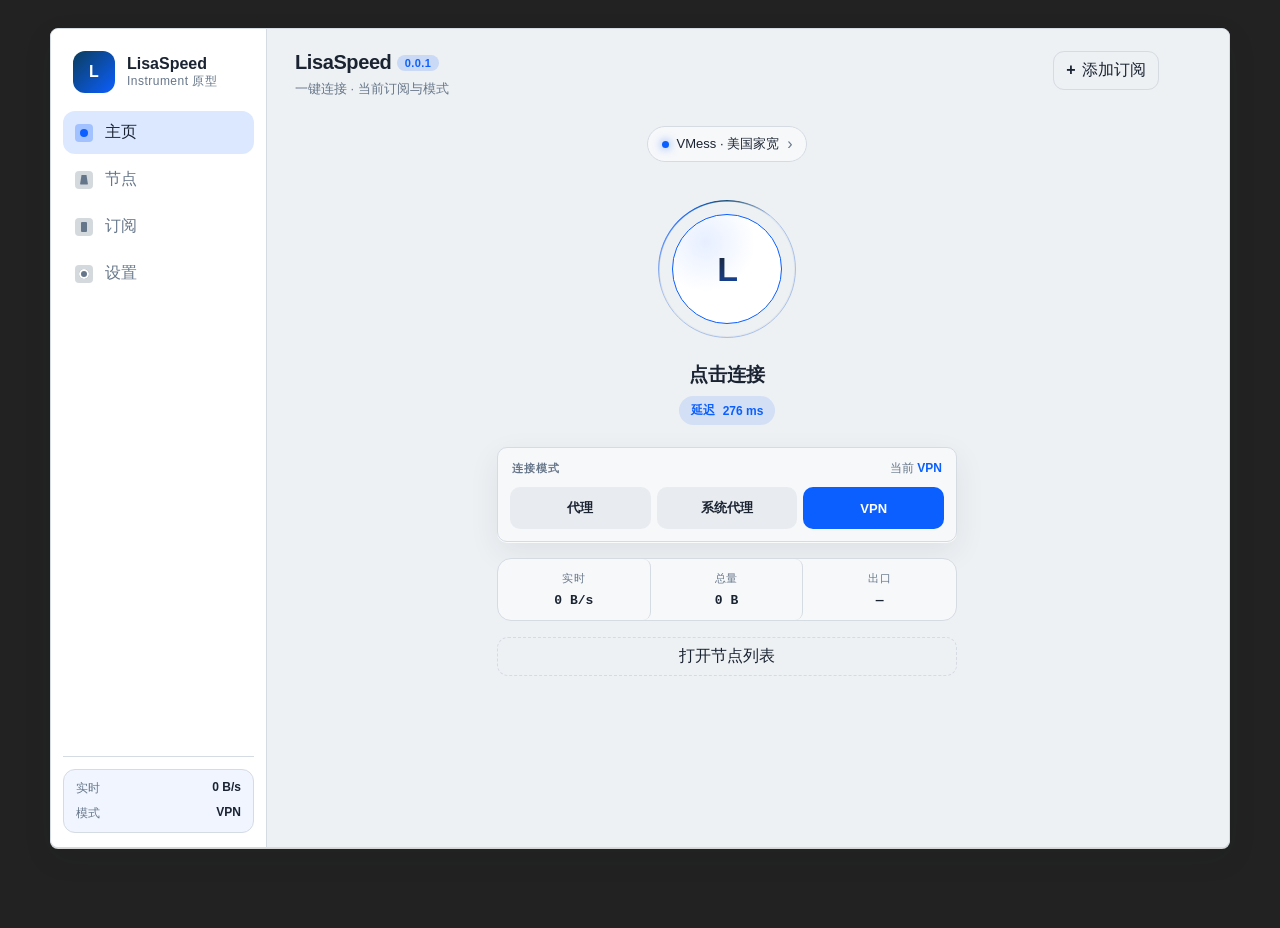
<file: prototype/instrument/index.html>
<!DOCTYPE html>
<html lang="zh-CN" data-theme="instrument" data-appearance="system" data-color-scheme="dark">
<head>
  <meta charset="UTF-8" />
  <meta name="viewport" content="width=device-width, initial-scale=1" />
  <meta name="color-scheme" content="light dark" />
  <title>LisaSpeed · Instrument 原型</title>
  <link rel="stylesheet" href="css/tokens.css" />
  <link rel="stylesheet" href="css/app.css" />
  <script>
    (function () {
      try {
        var key = "lisaspeed-proto-appearance-" + document.documentElement.getAttribute("data-theme");
        var saved = localStorage.getItem(key);
        if (saved === "light" || saved === "dark" || saved === "system") {
          document.documentElement.setAttribute("data-appearance", saved);
        }
        var appearance = document.documentElement.getAttribute("data-appearance") || "system";
        var scheme = appearance;
        if (appearance === "system") {
          scheme = window.matchMedia("(prefers-color-scheme: dark)").matches ? "dark" : "light";
        }
        document.documentElement.setAttribute("data-color-scheme", scheme);
      } catch (e) {}
    })();
  </script>
</head>
<body>
  <div class="desktop-frame" role="application" aria-label="LisaSpeed instrument">
    <aside class="sidebar">
      <div class="sidebar-brand">
        <span class="logo-mark">L</span>
        <div>
          <strong>LisaSpeed</strong>
          <div class="muted tiny sidebar-tag">Instrument 原型</div>
        </div>
      </div>
      <nav class="nav"><button type="button" class="nav-item" data-nav="home"><span class="nav-ico" data-ico="home" aria-hidden="true"></span><span class="nav-label">主页</span></button>
<button type="button" class="nav-item" data-nav="nodes"><span class="nav-ico" data-ico="nodes" aria-hidden="true"></span><span class="nav-label">节点</span></button>
<button type="button" class="nav-item" data-nav="subscriptions"><span class="nav-ico" data-ico="subscriptions" aria-hidden="true"></span><span class="nav-label">订阅</span></button>
<button type="button" class="nav-item" data-nav="settings"><span class="nav-ico" data-ico="settings" aria-hidden="true"></span><span class="nav-label">设置</span></button></nav>
      <div class="sidebar-foot">
        <div class="traffic">
          <div class="traffic-row"><span class="muted">实时</span> <strong data-traffic-live>0 B/s</strong></div>
          <div class="traffic-row"><span class="muted">模式</span> <strong data-mode-label>VPN</strong></div>
        </div>
      </div>
    </aside>
    <main class="main">
      
<section class="page page-home" data-page="home">
  <header class="page-head home-head">
    <div>
      <div class="brand-line"><strong>LisaSpeed</strong> <span class="chip">0.0.1</span></div>
      <p class="muted home-sub">一键连接 · 当前订阅与模式</p>
    </div>
    <button type="button" class="btn ghost add-btn" data-open-modal="add-profile"><span class="plus">+</span> 添加订阅</button>
  </header>
  <div class="home-stage">
    <button type="button" class="pill profile-pill" data-goto="subscriptions">
      <span class="pill-dot" aria-hidden="true"></span>
      <span data-profile-label>VMess · 美国家宽</span>
      <span class="pill-chevron" aria-hidden="true">›</span>
    </button>

    <div class="connect-zone">
      <button type="button" class="connect-btn" data-connect aria-label="连接切换">
        <span class="connect-aura" aria-hidden="true"></span>
        <span class="connect-ring" aria-hidden="true"></span>
        <span class="connect-arc" aria-hidden="true"></span>
        <span class="connect-disc">
          <span class="connect-mark">L</span>
        </span>
      </button>
      <div class="connect-copy">
        <div class="connect-status" data-conn-label>点击连接</div>
        <div class="delay-pill" data-delay hidden><span>延迟</span> <strong><span data-delay-value>276</span> ms</strong></div>
      </div>
    </div>

    <div class="mode-switch" role="group" aria-label="连接模式">
      <div class="mode-switch-top">
        <div class="mode-switch-label">连接模式</div>
        <p class="mode-hint muted">当前 <strong data-mode-label>VPN</strong></p>
      </div>
      <div class="seg mode-seg">
        <button type="button" data-mode="proxy">代理</button>
        <button type="button" data-mode="system">系统代理</button>
        <button type="button" data-mode="vpn">VPN</button>
      </div>
    </div>

    <div class="home-stats">
      <div class="stat"><span class="stat-k">实时</span><span class="stat-v" data-traffic-live>0 B/s</span></div>
      <div class="stat"><span class="stat-k">总量</span><span class="stat-v" data-traffic-total>1.2 GB</span></div>
      <div class="stat"><span class="stat-k">出口</span><span class="stat-v" data-exit-label>LA · NTT</span></div>
    </div>
    <button type="button" class="btn block home-cta" data-goto="nodes">打开节点列表</button>
  </div>
</section>


<section class="page" data-page="nodes">
  <header class="page-head">
    <div>
      <p class="eyebrow">Nodes</p>
      <h1>节点</h1>
      <p class="muted">选择线路并测速</p>
    </div>
    <div class="row gap">
      <button type="button" class="btn ghost" data-action="toast" data-toast="排序已切换">排序</button>
      <button type="button" class="btn primary" data-action="toast" data-toast="正在测速…">测速</button>
    </div>
  </header>
  <div class="toolbar-note row gap"><span class="count-chip">5</span><span class="muted">个节点 · 点击切换</span></div>
  <div class="list"><button type="button" class="list-row node-row is-active" data-action="toast" data-toast="已选择：美国家宽 § 0"><div class="list-main"><div class="row gap"><span class="node-badge">当前</span><strong>美国家宽 § 0</strong></div><div class="row gap node-tags"><span class="tag">美国 · 家庭</span><span class="tag tag-mono">vmess</span></div></div><span class="latency delay-ok"><span class="latency-dot"></span>182 ms</span></button><button type="button" class="list-row node-row " data-action="toast" data-toast="已选择：美国宽带 § 1"><div class="list-main"><div class="row gap"><strong>美国宽带 § 1</strong></div><div class="row gap node-tags"><span class="tag">美国 · 机房</span><span class="tag tag-mono">vmess</span></div></div><span class="latency delay-warn"><span class="latency-dot"></span>241 ms</span></button><button type="button" class="list-row node-row " data-action="toast" data-toast="已选择：日本优化 § 2"><div class="list-main"><div class="row gap"><strong>日本优化 § 2</strong></div><div class="row gap node-tags"><span class="tag">日本 · 优化</span><span class="tag tag-mono">vmess</span></div></div><span class="latency delay-ok"><span class="latency-dot"></span>98 ms</span></button><button type="button" class="list-row node-row " data-action="toast" data-toast="已选择：新加坡 § 3"><div class="list-main"><div class="row gap"><strong>新加坡 § 3</strong></div><div class="row gap node-tags"><span class="tag">新加坡</span><span class="tag tag-mono">vmess</span></div></div><span class="latency delay-ok"><span class="latency-dot"></span>126 ms</span></button><button type="button" class="list-row node-row " data-action="toast" data-toast="已选择：香港 § 4"><div class="list-main"><div class="row gap"><strong>香港 § 4</strong></div><div class="row gap node-tags"><span class="tag">香港</span><span class="tag tag-mono">vmess</span></div></div><span class="latency delay-good"><span class="latency-dot"></span>64 ms</span></button></div>
</section>


<section class="page" data-page="subscriptions">
  <header class="page-head">
    <div>
      <p class="eyebrow">Subscriptions</p>
      <h1>订阅</h1>
      <p class="muted">管理订阅与本地配置</p>
    </div>
    <button type="button" class="btn primary" data-open-modal="add-profile">添加</button>
  </header>
  <div class="list profile-list">
    <div class="list-row profile-row is-active">
      <div class="profile-main">
        <div class="row gap wrap">
          <strong>VMess · 美国家宽</strong>
          <span class="tag tag-active">使用中</span>
          <span class="tag">订阅</span>
        </div>
        <div class="sub-usage">
          <div class="usage-bar"><span class="usage-fill" style="width: 38%"></span></div>
          <div class="muted tiny">已用 4.6 GB / 12 GB · 今日已更新 · 30 天后到期</div>
        </div>
      </div>
      <div class="row gap actions">
        <button type="button" class="btn tiny" data-action="toast" data-toast="正在更新订阅">更新</button>
        <button type="button" class="btn tiny" data-goto="subscription-detail">编辑</button>
        <button type="button" class="btn tiny danger" data-open-modal="confirm">删除</button>
      </div>
    </div>
    <div class="list-row profile-row">
      <div class="profile-main">
        <div class="row gap wrap">
          <strong>备用订阅</strong>
          <span class="tag">本地</span>
        </div>
        <div class="muted">未激活 · 可随时切换</div>
      </div>
      <div class="row gap actions">
        <button type="button" class="btn tiny" data-action="toast" data-toast="已设为当前配置">激活</button>
        <button type="button" class="btn tiny" data-goto="subscription-detail">编辑</button>
      </div>
    </div>
  </div>
</section>


<section class="page" data-page="subscription-detail">
  <header class="page-head">
    <div class="row gap head-nav">
      <button type="button" class="btn icon-btn" data-goto="subscriptions" aria-label="返回">←</button>
      <div>
        <p class="eyebrow">Edit</p>
        <h1>订阅详情</h1>
        <p class="muted">编辑名称与更新策略</p>
      </div>
    </div>
    <button type="button" class="btn primary" data-action="toast" data-toast="已保存" data-goto="subscriptions">保存</button>
  </header>
  <div class="form panel form-card">
    <div class="form-section-title">基本信息</div>
    <label>名称<input value="VMess · 美国家宽"></label>
    <label>订阅 URL<input value="https://example.com/sub" readonly></label>
    <div class="form-section-title">更新策略</div>
    <label class="check switch"><input type="checkbox" checked><span>自动更新</span></label>
    <label>更新间隔（小时）<input type="number" value="12"></label>
  </div>
</section>


<section class="page" data-page="settings">
  <header class="page-head">
    <div>
      <p class="eyebrow">Settings</p>
      <h1>设置</h1>
      <p class="muted">常用项靠前 · 高级项收纳</p>
    </div>
    <div class="row gap">
      <button type="button" class="btn ghost" data-action="toast" data-toast="已导入选项">导入</button>
      <button type="button" class="btn ghost" data-action="toast" data-toast="已导出选项">导出</button>
      <button type="button" class="btn ghost" data-action="toast" data-toast="已重置">重置</button>
    </div>
  </header>
  <div class="settings-grid"><button type="button" class="setting-card" data-goto="settings-general"><span class="setting-idx">01</span><span class="setting-body"><strong>通用</strong><span class="muted">语言、主题、开机自启</span></span><span class="setting-chevron" aria-hidden="true">›</span></button><button type="button" class="setting-card" data-goto="settings-connection"><span class="setting-idx">02</span><span class="setting-body"><strong>连接</strong><span class="muted">模式偏好、端口、VPN 共享</span></span><span class="setting-chevron" aria-hidden="true">›</span></button><button type="button" class="setting-card" data-goto="settings-routing"><span class="setting-idx">03</span><span class="setting-body"><strong>分流</strong><span class="muted">规则列表与地区策略</span></span><span class="setting-chevron" aria-hidden="true">›</span></button><button type="button" class="setting-card" data-goto="settings-advanced"><span class="setting-idx">04</span><span class="setting-body"><strong>高级</strong><span class="muted">DNS、TLS、链路增强</span></span><span class="setting-chevron" aria-hidden="true">›</span></button><button type="button" class="setting-card" data-goto="logs"><span class="setting-idx">05</span><span class="setting-body"><strong>诊断</strong><span class="muted">运行日志与排查</span></span><span class="setting-chevron" aria-hidden="true">›</span></button><button type="button" class="setting-card" data-goto="about"><span class="setting-idx">06</span><span class="setting-body"><strong>关于</strong><span class="muted">版本、更新、工作目录</span></span><span class="setting-chevron" aria-hidden="true">›</span></button></div>
</section>


<section class="page" data-page="settings-general">
  <header class="page-head">
    <div class="row gap head-nav">
      <button type="button" class="btn icon-btn" data-goto="settings" aria-label="返回">←</button>
      <div>
        <p class="eyebrow">General</p>
        <h1>通用</h1>
      </div>
    </div>
  </header>
  <div class="form panel form-card">
          <div class="form-section-title">语言与外观</div>
          <label>语言<select><option>简体中文</option><option>English</option></select></label>
          <div class="appearance-block">
            <div class="appearance-label">主题模式</div>
            <div class="seg appearance-seg" role="group" aria-label="主题模式">
              <button type="button" data-appearance="light">亮色</button>
              <button type="button" data-appearance="dark">暗色</button>
              <button type="button" data-appearance="system" class="is-active">跟随系统</button>
            </div>
            <p class="muted tiny appearance-hint">当前生效：<strong data-scheme-label>暗色</strong></p>
          </div>
          <div class="form-section-title">启动与关闭</div>
          <label>关闭窗口时<select><option>询问</option><option>最小化到托盘</option><option>退出</option></select></label>
          <label class="check switch"><input type="checkbox" checked><span>开机自启</span></label>
          <label class="check switch"><input type="checkbox"><span>静默启动</span></label>
        </div>
</section>


<section class="page" data-page="settings-connection">
  <header class="page-head">
    <div class="row gap head-nav">
      <button type="button" class="btn icon-btn" data-goto="settings" aria-label="返回">←</button>
      <div>
        <p class="eyebrow">Connection</p>
        <h1>连接</h1>
      </div>
    </div>
  </header>
  <div class="form panel form-card">
          <div class="form-section-title">默认模式</div>
          <p class="muted tiny form-hint">主页可随时切换；此处为下次启动默认值（原型示意）</p>
          <label>服务模式<select><option>VPN</option><option>系统代理</option><option>代理</option></select></label>
          <label class="check switch"><input type="checkbox" checked><span>严格路由</span></label>
          <div class="form-section-title">端口</div>
          <div class="form-grid-2">
            <label>混合端口<input value="12334"></label>
            <label>直连端口<input value="12335"></label>
          </div>
          <label class="check switch"><input type="checkbox"><span>允许局域网共享（VPN）</span></label>
        </div>
</section>


<section class="page" data-page="settings-routing">
  <header class="page-head">
    <div class="row gap head-nav">
      <button type="button" class="btn icon-btn" data-goto="settings" aria-label="返回">←</button>
      <div>
        <p class="eyebrow">Routing</p>
        <h1>分流</h1>
        <p class="muted">规则与地区策略</p>
      </div>
    </div>
    <div class="row gap">
      <button type="button" class="btn ghost" data-action="toast" data-toast="已添加预设：拦截广告">预设</button>
      <button type="button" class="btn primary" data-goto="settings-rule">新建规则</button>
    </div>
  </header>
  <div class="section-block">
    <div class="section-label">规则列表</div>
    <div class="list">
      <button type="button" class="list-row" data-goto="settings-rule">
        <div class="list-main"><strong>国内直连</strong><div class="muted">geoip-cn / geosite-cn → direct</div></div>
        <span class="row-meta">编辑 ›</span>
      </button>
      <button type="button" class="list-row" data-goto="settings-rule">
        <div class="list-main"><strong>广告拦截</strong><div class="muted">ads → block</div></div>
        <span class="row-meta">编辑 ›</span>
      </button>
    </div>
  </div>
  <div class="panel form form-card section-block">
    <div class="form-section-title">分流通用选项</div>
    <label>地区<select><option>中国</option><option>其他</option></select></label>
    <label>IPv6<select><option>禁用</option><option>启用</option></select></label>
  </div>
</section>


<section class="page" data-page="settings-rule">
  <header class="page-head">
    <div class="row gap head-nav">
      <button type="button" class="btn icon-btn" data-goto="settings-routing" aria-label="返回">←</button>
      <div>
        <p class="eyebrow">Rule</p>
        <h1>规则编辑</h1>
      </div>
    </div>
  </header>
  <div class="form panel form-card">
          <div class="form-section-title">规则内容</div>
          <label>名称<input value="国内直连"></label>
          <label>出站<select><option>直连</option><option>代理</option><option>拦截</option></select></label>
          <label>规则集<input value="geoip-cn, geosite-cn"></label>
          <button type="button" class="btn primary" data-action="toast" data-toast="规则已保存" data-goto="settings-routing">保存</button>
        </div>
</section>


<section class="page" data-page="settings-advanced">
  <header class="page-head">
    <div class="row gap head-nav">
      <button type="button" class="btn icon-btn" data-goto="settings" aria-label="返回">←</button>
      <div>
        <p class="eyebrow">Advanced</p>
        <h1>高级</h1>
      </div>
    </div>
  </header>
  <div class="form panel form-card">
          <div class="form-section-title">DNS</div>
          <label>远程 DNS<input value="tcp://8.8.8.8"></label>
          <label>直连 DNS<input value="223.5.5.5"></label>
          <label>域名策略<select><option>AsIs</option><option>PreferIPv4</option></select></label>
          <label class="check switch"><input type="checkbox" checked><span>启用伪造 DNS</span></label>
          <div class="form-section-title">TLS 技巧</div>
          <label class="check switch"><input type="checkbox"><span>启用 TLS 分片</span></label>
          <label>分片大小<input value="10-100"></label>
          <label class="check switch"><input type="checkbox"><span>混合大小写 SNI</span></label>
          <label class="check switch"><input type="checkbox"><span>启用填充</span></label>
          <div class="form-section-title">链路增强</div>
          <div class="chain">
            <div class="chain-node"><span class="chain-step">1</span><div><strong>应用</strong><div class="muted">流量入口</div></div></div>
            <div class="chain-node on"><span class="chain-step">2</span><div><strong>主订阅</strong><div class="muted">VMess · 当前</div></div></div>
            <div class="chain-node"><span class="chain-step">3</span><div><strong>分流</strong><div class="muted">规则出口</div></div></div>
          </div>
          <label class="check switch"><input type="checkbox"><span>启用 WARP</span></label>
          <label class="check switch"><input type="checkbox"><span>启用 Psiphon</span></label>
        </div>
</section>


<section class="page" data-page="logs">
  <header class="page-head">
    <div class="row gap head-nav">
      <button type="button" class="btn icon-btn" data-goto="settings" aria-label="返回">←</button>
      <div>
        <p class="eyebrow">Diagnostics</p>
        <h1>诊断</h1>
        <p class="muted">核心与应用日志</p>
      </div>
    </div>
    <div class="row gap">
      <button type="button" class="btn ghost" data-action="toast" data-toast="已暂停">暂停</button>
      <button type="button" class="btn ghost" data-action="toast" data-toast="已清除">清除</button>
      <button type="button" class="btn ghost" data-action="toast" data-toast="已分享日志">分享</button>
    </div>
  </header>
  <div class="log-shell panel">
    <div class="log-toolbar">
      <span class="muted tiny">core · app</span>
      <span class="live-badge"><span class="live-dot" aria-hidden="true"></span>live</span>
    </div>
    <div class="log-panel"><div class="log-line"><span class="mono muted log-time">10:30:12</span><span class="log-level log-info">PROBE</span><span class="log-msg">探测线路质量</span></div>
<div class="log-line"><span class="mono muted log-time">10:31:12</span><span class="log-level log-ok">CONNECTED</span><span class="log-msg">隧道已建立</span></div>
<div class="log-line"><span class="mono muted log-time">10:32:12</span><span class="log-level log-info">PROBE</span><span class="log-msg">探测线路质量</span></div>
<div class="log-line"><span class="mono muted log-time">10:33:12</span><span class="log-level log-ok">CONNECTED</span><span class="log-msg">隧道已建立</span></div>
<div class="log-line"><span class="mono muted log-time">10:34:12</span><span class="log-level log-warn">RETRY</span><span class="log-msg">短暂抖动，自动重试</span></div>
<div class="log-line"><span class="mono muted log-time">10:35:12</span><span class="log-level log-ok">CONNECTED</span><span class="log-msg">隧道已建立</span></div>
<div class="log-line"><span class="mono muted log-time">10:36:12</span><span class="log-level log-info">PROBE</span><span class="log-msg">探测线路质量</span></div>
<div class="log-line"><span class="mono muted log-time">10:37:12</span><span class="log-level log-ok">CONNECTED</span><span class="log-msg">隧道已建立</span></div></div>
  </div>
</section>


<section class="page" data-page="about">
  <header class="page-head">
    <div class="row gap head-nav">
      <button type="button" class="btn icon-btn" data-goto="settings" aria-label="返回">←</button>
      <div>
        <p class="eyebrow">About</p>
        <h1>关于</h1>
        <p class="muted">LisaSpeed 0.0.1</p>
      </div>
    </div>
    <button type="button" class="btn primary" data-action="toast" data-toast="已是最新版本">检查更新</button>
  </header>
  <div class="panel about-card">
    <div class="about-logo"><span class="logo-mark xl">L</span></div>
    <h2>LisaSpeed</h2>
    <p class="muted about-lead">macOS 本地加速客户端 · 原型演示</p>
    <div class="about-meta">
      <div><span class="muted">版本</span><strong>0.0.1</strong></div>
      <div><span class="muted">渠道</span><strong>dev</strong></div>
      <div><span class="muted">平台</span><strong>macOS</strong></div>
    </div>
    <div class="row gap wrap about-actions">
      <button type="button" class="btn ghost" data-action="toast" data-toast="已打开工作目录">工作目录</button>
      <button type="button" class="btn ghost" data-action="toast" data-toast="打开 GitHub">源码</button>
      <button type="button" class="btn ghost" data-action="toast" data-toast="已复制版本信息">复制信息</button>
    </div>
  </div>
</section>

    </main>
  </div>
  
<div class="modal" data-modal="add-profile" hidden>
  <div class="modal-card">
    <header class="modal-head"><h2>添加订阅</h2><button type="button" class="btn ghost" data-close-modal="add-profile">关闭</button></header>
    <div class="modal-body stack">
      <button type="button" class="btn block modal-choice" data-action="toast" data-toast="已从剪贴板导入" data-close-modal="add-profile">
        <strong>从剪贴板添加</strong><span class="muted">读取订阅链接或分享内容</span>
      </button>
      <button type="button" class="btn block modal-choice" data-action="toast" data-toast="已选择文件" data-close-modal="add-profile">
        <strong>从文件导入</strong><span class="muted">支持常见订阅与配置文件</span>
      </button>
      <div class="form form-card nested">
        <div class="form-section-title">手动添加</div>
        <label>名称<input placeholder="我的订阅"></label>
        <label>URL<input placeholder="https://"></label>
        <button type="button" class="btn primary block" data-action="toast" data-toast="已添加订阅" data-close-modal="add-profile">确认添加</button>
      </div>
    </div>
  </div>
</div>
<div class="modal" data-modal="confirm" hidden>
  <div class="modal-card narrow">
    <header class="modal-head"><h2>确认删除</h2></header>
    <div class="modal-body">
      <p class="confirm-copy">删除后无法恢复，确定继续？</p>
      <div class="row gap modal-actions">
        <button type="button" class="btn ghost" data-close-modal="confirm">取消</button>
        <button type="button" class="btn danger solid" data-action="toast" data-toast="已删除" data-close-modal="confirm">删除</button>
      </div>
    </div>
  </div>
</div>

  <div id="toast" class="toast" hidden></div>
  <script src="../shared/app.js"></script>
</body>
</html>
</file>
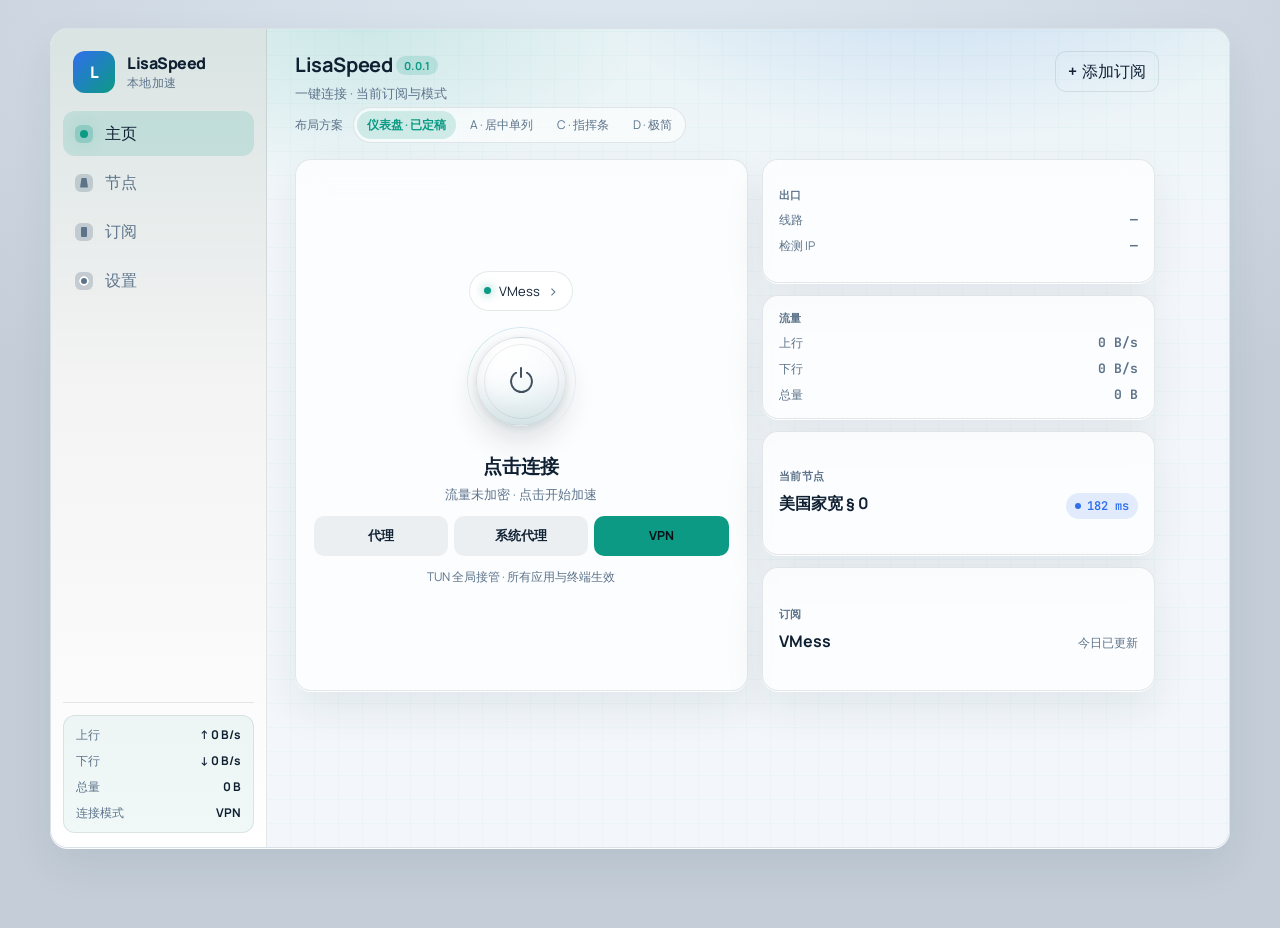
<file: prototype/tech/index.html>
<!DOCTYPE html>
<html lang="zh-CN" data-theme="tech" data-appearance="system" data-color-scheme="dark">
<head>
  <meta charset="UTF-8" />
  <meta name="viewport" content="width=device-width, initial-scale=1" />
  <meta name="color-scheme" content="light dark" />
  <title>LisaSpeed · Tech 原型</title>
  <link rel="preconnect" href="https://fonts.googleapis.com" />
  <link rel="preconnect" href="https://fonts.gstatic.com" crossorigin />
  <link href="https://fonts.googleapis.com/css2?family=JetBrains+Mono:wght@400;600&family=Manrope:wght@400;500;600;700;800&display=swap" rel="stylesheet" />
  <link rel="stylesheet" href="css/tokens.css" />
  <link rel="stylesheet" href="css/app.css" />
  <script>
    (function () {
      try {
        var key = "lisaspeed-proto-appearance-" + document.documentElement.getAttribute("data-theme");
        var saved = localStorage.getItem(key);
        if (saved === "light" || saved === "dark" || saved === "system") {
          document.documentElement.setAttribute("data-appearance", saved);
        }
        var appearance = document.documentElement.getAttribute("data-appearance") || "system";
        var scheme = appearance;
        if (appearance === "system") {
          scheme = window.matchMedia("(prefers-color-scheme: dark)").matches ? "dark" : "light";
        }
        document.documentElement.setAttribute("data-color-scheme", scheme);
      } catch (e) {}
    })();
  </script>
</head>
<body>
  <div class="desktop-frame" role="application" aria-label="LisaSpeed tech">
    <aside class="sidebar">
      <div class="sidebar-brand">
        <span class="logo-mark">L</span>
        <div>
          <strong>LisaSpeed</strong>
          <div class="muted tiny sidebar-tag">本地加速</div>
        </div>
      </div>
      <nav class="nav"><button type="button" class="nav-item" data-nav="home"><span class="nav-ico" data-ico="home" aria-hidden="true"></span><span class="nav-label">主页</span></button>
<button type="button" class="nav-item" data-nav="nodes"><span class="nav-ico" data-ico="nodes" aria-hidden="true"></span><span class="nav-label">节点</span></button>
<button type="button" class="nav-item" data-nav="subscriptions"><span class="nav-ico" data-ico="subscriptions" aria-hidden="true"></span><span class="nav-label">订阅</span></button>
<button type="button" class="nav-item" data-nav="settings"><span class="nav-ico" data-ico="settings" aria-hidden="true"></span><span class="nav-label">设置</span></button></nav>
      <div class="sidebar-foot">
        <div class="traffic">
          <div class="traffic-row"><span class="muted">上行</span> <strong data-traffic-up>↑ 0 B/s</strong></div>
          <div class="traffic-row"><span class="muted">下行</span> <strong data-traffic-down>↓ 0 B/s</strong></div>
          <div class="traffic-row"><span class="muted">总量</span> <strong data-traffic-total>0 B</strong></div>
          <div class="traffic-row"><span class="muted">连接模式</span> <strong data-mode-label>VPN</strong></div>
        </div>
      </div>
    </aside>
    <main class="main">
      
<section class="page page-home" data-page="home">
  <header class="page-head home-head">
    <div>
      <div class="brand-line"><strong>LisaSpeed</strong> <span class="chip">0.0.1</span></div>
      <p class="muted home-sub">一键连接 · 当前订阅与模式</p>
    </div>
    <button type="button" class="btn ghost add-btn" data-open-modal="add-profile"><span class="plus">+</span> 添加订阅</button>
  </header>
  <div class="variant-bar"><span class="muted tiny">布局方案</span><div class="variant-tabs"><button type="button" class="vtab is-active" data-goto="home">仪表盘 · 已定稿</button><button type="button" class="vtab" data-goto="home-a">A · 居中单列</button><button type="button" class="vtab" data-goto="home-c">C · 指挥条</button><button type="button" class="vtab" data-goto="home-d">D · 极简</button></div></div>
  <div class="home-b-grid">
    <div class="panel hb-hero">
      <button type="button" class="pill profile-pill" data-goto="subscriptions">
        <span class="pill-dot" aria-hidden="true"></span>
        <span data-profile-label>VMess</span>
        <span class="pill-chevron" aria-hidden="true">›</span>
      </button>
      <button type="button" class="connect-btn md" data-connect aria-label="连接切换">
        <span class="connect-aura" aria-hidden="true"></span>
        <span class="connect3-halo" aria-hidden="true"></span>
        <span class="connect3-ring" aria-hidden="true"></span>
        <span class="connect3-orbit" aria-hidden="true"></span>
        <span class="connect-ripple" aria-hidden="true"></span>
        <span class="connect3-disc" aria-hidden="true">
          <span class="connect3-power"></span>
        </span>
      </button>
      <div class="connect-copy hb-copy">
        <div class="connect-status" data-conn-label>点击连接</div>
        <div class="connect-sub muted" data-conn-sub>流量未加密 · 点击开始加速</div>
        <div class="connect-meta" data-conn-meta hidden>
          <span class="conn-chip"><span class="conn-chip-k">时长</span><strong data-conn-timer>00:00</strong></span>
        </div>
      </div>
      <div class="seg mode-seg hb-modes" role="group" aria-label="连接模式">
        <button type="button" data-mode="proxy">代理</button>
        <button type="button" data-mode="system">系统代理</button>
        <button type="button" data-mode="vpn">VPN</button>
      </div>
      <p class="mode-hint muted" data-mode-hint>TUN 全局接管 · 所有应用与终端生效</p>
    </div>
    <div class="hb-side">
      <div class="panel hb-card">
        <div class="hb-k">出口</div>
        <div class="hb-row"><span class="muted tiny">线路</span><span class="hb-v sm" data-exit-label>—</span></div>
        <div class="hb-row"><span class="muted tiny">检测 IP</span><span class="hb-v sm hb-ip" data-exit-ip>—</span></div>
      </div>
      <div class="panel hb-card">
        <div class="hb-k">流量</div>
        <div class="hb-row"><span class="muted tiny">上行</span><span class="hb-v sm" data-traffic-up-val>0 B/s</span></div>
        <div class="hb-row"><span class="muted tiny">下行</span><span class="hb-v sm" data-traffic-down-val>0 B/s</span></div>
        <div class="hb-row"><span class="muted tiny">总量</span><span class="hb-v sm" data-traffic-total>0 B</span></div>
      </div>
      <button type="button" class="panel hb-card hb-link" data-goto="nodes">
        <div class="hb-k">当前节点</div>
        <div class="hb-row"><strong>美国家宽 § 0</strong><span class="latency delay-ok"><span class="latency-dot"></span>182 ms</span></div>
      </button>
      <button type="button" class="panel hb-card hb-link" data-goto="subscriptions">
        <div class="hb-k">订阅</div>
        <div class="hb-row"><strong>VMess</strong><span class="muted tiny">今日已更新</span></div>
      </button>
    </div>
  </div>
</section>


<section class="page page-home-a" data-page="home-a">
  <header class="page-head home-head">
    <div>
      <div class="brand-line"><strong>LisaSpeed</strong> <span class="chip">0.0.1</span></div>
      <p class="muted home-sub">一键连接 · 当前订阅与模式</p>
    </div>
    <button type="button" class="btn ghost add-btn" data-open-modal="add-profile"><span class="plus">+</span> 添加订阅</button>
  </header>
  <div class="variant-bar"><span class="muted tiny">布局方案</span><div class="variant-tabs"><button type="button" class="vtab" data-goto="home">仪表盘 · 已定稿</button><button type="button" class="vtab is-active" data-goto="home-a">A · 居中单列</button><button type="button" class="vtab" data-goto="home-c">C · 指挥条</button><button type="button" class="vtab" data-goto="home-d">D · 极简</button></div></div>
  <div class="home-stage">
    <button type="button" class="pill profile-pill" data-goto="subscriptions">
      <span class="pill-dot" aria-hidden="true"></span>
      <span data-profile-label>VMess</span>
      <span class="pill-chevron" aria-hidden="true">›</span>
    </button>

    <div class="connect-zone">
      <button type="button" class="connect-btn" data-connect aria-label="连接切换">
        <span class="connect-aura" aria-hidden="true"></span>
        <span class="connect3-halo" aria-hidden="true"></span>
        <span class="connect3-ring" aria-hidden="true"></span>
        <span class="connect3-orbit" aria-hidden="true"></span>
        <span class="connect-ripple" aria-hidden="true"></span>
        <span class="connect3-disc" aria-hidden="true">
          <span class="connect3-power"></span>
        </span>
      </button>
      <div class="connect-copy">
        <div class="connect-status" data-conn-label>点击连接</div>
        <div class="connect-sub muted" data-conn-sub>流量未加密 · 点击开始加速</div>
        <div class="connect-meta" data-conn-meta hidden>
          <span class="conn-chip"><span class="conn-chip-k">时长</span><strong data-conn-timer>00:00</strong></span>
          <span class="conn-chip"><span class="conn-chip-k">出口</span><strong data-conn-exit>US · NTT America</strong></span>
        </div>
      </div>
    </div>

    <div class="mode-switch mode-switch-lite" role="group" aria-label="连接模式">
      <div class="seg mode-seg">
        <button type="button" data-mode="proxy">代理</button>
        <button type="button" data-mode="system">系统代理</button>
        <button type="button" data-mode="vpn">VPN</button>
      </div>
      <p class="mode-hint muted" data-mode-hint>TUN 全局接管 · 所有应用与终端生效</p>
    </div>

    <div class="home-stats">
      <div class="stat"><span class="stat-k">上行</span><span class="stat-v" data-traffic-up-val>0 B/s</span></div>
      <div class="stat"><span class="stat-k">下行</span><span class="stat-v" data-traffic-down-val>0 B/s</span></div>
      <div class="stat"><span class="stat-k">总量</span><span class="stat-v" data-traffic-total>0 B</span></div>
    </div>

    <button type="button" class="btn block node-cta" data-goto="nodes">
      <span class="node-cta-left">
        <span class="node-cta-kicker">当前节点</span>
        <strong data-node-label>美国家宽 § 0</strong>
      </span>
      <span class="node-cta-right">
        <span class="latency delay-ok"><span class="latency-dot"></span>182 ms</span>
        <span class="pill-chevron" aria-hidden="true">›</span>
      </span>
    </button>
  </div>
</section>


<section class="page page-home-c" data-page="home-c">
  <header class="page-head home-head">
    <div>
      <div class="brand-line"><strong>LisaSpeed</strong> <span class="chip">0.0.1</span></div>
      <p class="muted home-sub">一键连接 · 当前订阅与模式</p>
    </div>
    <button type="button" class="btn ghost add-btn" data-open-modal="add-profile"><span class="plus">+</span> 添加订阅</button>
  </header>
  <div class="variant-bar"><span class="muted tiny">布局方案</span><div class="variant-tabs"><button type="button" class="vtab" data-goto="home">仪表盘 · 已定稿</button><button type="button" class="vtab" data-goto="home-a">A · 居中单列</button><button type="button" class="vtab is-active" data-goto="home-c">C · 指挥条</button><button type="button" class="vtab" data-goto="home-d">D · 极简</button></div></div>
  <div class="panel hc-banner">
    <div class="hc-left">
      <button type="button" class="connect-btn sm" data-connect aria-label="连接切换">
        <span class="connect-aura" aria-hidden="true"></span>
        <span class="connect3-halo" aria-hidden="true"></span>
        <span class="connect3-ring" aria-hidden="true"></span>
        <span class="connect3-orbit" aria-hidden="true"></span>
        <span class="connect-ripple" aria-hidden="true"></span>
        <span class="connect3-disc" aria-hidden="true">
          <span class="connect3-power"></span>
        </span>
      </button>
      <div class="hc-copy">
        <div class="connect-status" data-conn-label>点击连接</div>
        <div class="connect-sub muted" data-conn-sub>流量未加密 · 点击开始加速</div>
        <div class="connect-meta" data-conn-meta hidden>
          <span class="conn-chip"><span class="conn-chip-k">时长</span><strong data-conn-timer>00:00</strong></span>
          <span class="conn-chip"><span class="conn-chip-k">出口</span><strong data-conn-exit>US · NTT America</strong></span>
        </div>
      </div>
    </div>
    <div class="hc-right">
      <div class="seg mode-seg hc-modes" role="group" aria-label="连接模式">
        <button type="button" data-mode="proxy">代理</button>
        <button type="button" data-mode="system">系统代理</button>
        <button type="button" data-mode="vpn">VPN</button>
      </div>
      <p class="mode-hint muted tiny" data-mode-hint>TUN 全局接管 · 所有应用与终端生效</p>
    </div>
  </div>
  <div class="hc-grid">
    <div class="panel hb-card">
      <div class="hb-k">流量</div>
      <div class="hb-row"><span class="muted tiny">上行</span><span class="hb-v sm" data-traffic-up-val>0 B/s</span></div>
      <div class="hb-row"><span class="muted tiny">下行</span><span class="hb-v sm" data-traffic-down-val>0 B/s</span></div>
      <div class="hb-row"><span class="muted tiny">总量</span><span class="hb-v sm" data-traffic-total>0 B</span></div>
    </div>
    <button type="button" class="panel hb-card hb-link" data-goto="nodes">
      <div class="hb-k">当前节点</div>
      <div class="hb-row"><strong>美国家宽 § 0</strong><span class="latency delay-ok"><span class="latency-dot"></span>182 ms</span></div>
      <div class="muted tiny">点击切换线路</div>
    </button>
    <button type="button" class="panel hb-card hb-link" data-goto="subscriptions">
      <div class="hb-k">订阅</div>
      <div class="hb-row"><strong>VMess</strong><span class="muted tiny">今日已更新</span></div>
      <div class="muted tiny">剩余流量充足</div>
    </button>
  </div>
</section>


<section class="page page-home-d" data-page="home-d">
  <header class="page-head home-head">
    <div>
      <div class="brand-line"><strong>LisaSpeed</strong> <span class="chip">0.0.1</span></div>
      <p class="muted home-sub">一键连接 · 当前订阅与模式</p>
    </div>
    <button type="button" class="btn ghost add-btn" data-open-modal="add-profile"><span class="plus">+</span> 添加订阅</button>
  </header>
  <div class="variant-bar"><span class="muted tiny">布局方案</span><div class="variant-tabs"><button type="button" class="vtab" data-goto="home">仪表盘 · 已定稿</button><button type="button" class="vtab" data-goto="home-a">A · 居中单列</button><button type="button" class="vtab" data-goto="home-c">C · 指挥条</button><button type="button" class="vtab is-active" data-goto="home-d">D · 极简</button></div></div>
  <div class="home-d-stage">
    <button type="button" class="pill profile-pill" data-goto="subscriptions">
      <span class="pill-dot" aria-hidden="true"></span>
      <span data-profile-label>VMess</span>
      <span class="pill-chevron" aria-hidden="true">›</span>
    </button>
    <button type="button" class="connect-btn xl" data-connect aria-label="连接切换">
        <span class="connect-aura" aria-hidden="true"></span>
        <span class="connect3-halo" aria-hidden="true"></span>
        <span class="connect3-ring" aria-hidden="true"></span>
        <span class="connect3-orbit" aria-hidden="true"></span>
        <span class="connect-ripple" aria-hidden="true"></span>
        <span class="connect3-disc" aria-hidden="true">
          <span class="connect3-power"></span>
        </span>
      </button>
    <div class="connect-copy hd-copy">
      <div class="connect-status" data-conn-label>点击连接</div>
      <div class="connect-sub muted" data-conn-sub>流量未加密 · 点击开始加速</div>
      <div class="connect-meta" data-conn-meta hidden>
        <span class="conn-chip"><span class="conn-chip-k">时长</span><strong data-conn-timer>00:00</strong></span>
        <span class="conn-chip"><span class="conn-chip-k">出口</span><strong data-conn-exit>US · NTT America</strong></span>
      </div>
    </div>
    <div class="hd-stats">
      <span data-traffic-up>↑ 0 B/s</span>
      <span data-traffic-down>↓ 0 B/s</span>
      <span>共 <span data-traffic-total>0 B</span></span>
    </div>
    <div class="hd-modes" role="group" aria-label="连接模式">
      <button type="button" data-mode="proxy">代理</button>
      <button type="button" data-mode="system">系统代理</button>
      <button type="button" data-mode="vpn">VPN</button>
    </div>
    <button type="button" class="hd-node" data-goto="nodes">节点 · 美国家宽 § 0 · 182 ms ›</button>
  </div>
</section>


<section class="page" data-page="nodes">
  <header class="page-head">
    <div>
      <p class="eyebrow">Nodes</p>
      <h1>节点</h1>
      <p class="muted">选择线路并测速</p>
    </div>
    <div class="row gap">
      <button type="button" class="btn ghost" data-action="toast" data-toast="排序已切换">排序</button>
      <button type="button" class="btn primary" data-action="toast" data-toast="正在测速…">测速</button>
    </div>
  </header>
  <div class="toolbar-note row gap"><span class="count-chip">5</span><span class="muted">个节点 · 点击切换</span></div>
  <div class="list"><button type="button" class="list-row node-row is-active" data-action="toast" data-toast="已选择：美国家宽 § 0"><div class="list-main"><div class="row gap"><span class="node-badge">当前</span><strong>美国家宽 § 0</strong></div><div class="row gap node-tags"><span class="tag">美国 · 家庭</span><span class="tag tag-mono">vmess</span></div></div><span class="latency delay-ok"><span class="latency-dot"></span>182 ms</span></button><button type="button" class="list-row node-row " data-action="toast" data-toast="已选择：美国宽带 § 1"><div class="list-main"><div class="row gap"><strong>美国宽带 § 1</strong></div><div class="row gap node-tags"><span class="tag">美国 · 机房</span><span class="tag tag-mono">vmess</span></div></div><span class="latency delay-warn"><span class="latency-dot"></span>241 ms</span></button><button type="button" class="list-row node-row " data-action="toast" data-toast="已选择：日本优化 § 2"><div class="list-main"><div class="row gap"><strong>日本优化 § 2</strong></div><div class="row gap node-tags"><span class="tag">日本 · 优化</span><span class="tag tag-mono">vmess</span></div></div><span class="latency delay-ok"><span class="latency-dot"></span>98 ms</span></button><button type="button" class="list-row node-row " data-action="toast" data-toast="已选择：新加坡 § 3"><div class="list-main"><div class="row gap"><strong>新加坡 § 3</strong></div><div class="row gap node-tags"><span class="tag">新加坡</span><span class="tag tag-mono">vmess</span></div></div><span class="latency delay-ok"><span class="latency-dot"></span>126 ms</span></button><button type="button" class="list-row node-row " data-action="toast" data-toast="已选择：香港 § 4"><div class="list-main"><div class="row gap"><strong>香港 § 4</strong></div><div class="row gap node-tags"><span class="tag">香港</span><span class="tag tag-mono">vmess</span></div></div><span class="latency delay-good"><span class="latency-dot"></span>64 ms</span></button></div>
</section>


<section class="page" data-page="subscriptions">
  <header class="page-head">
    <div>
      <p class="eyebrow">Subscriptions</p>
      <h1>订阅</h1>
      <p class="muted">管理订阅与本地配置</p>
    </div>
    <button type="button" class="btn primary" data-open-modal="add-profile">添加</button>
  </header>
  <div class="list profile-list">
    <div class="list-row profile-row is-active">
      <div class="profile-main">
        <div class="row gap wrap">
          <strong>VMess · 美国家宽</strong>
          <span class="tag tag-active">使用中</span>
          <span class="tag">订阅</span>
        </div>
        <div class="sub-usage">
          <div class="usage-bar"><span class="usage-fill" style="width: 38%"></span></div>
          <div class="muted tiny">已用 4.6 GB / 12 GB · 今日已更新 · 30 天后到期</div>
        </div>
      </div>
      <div class="row gap actions">
        <button type="button" class="btn tiny" data-action="toast" data-toast="正在更新订阅">更新</button>
        <button type="button" class="btn tiny" data-goto="subscription-detail">编辑</button>
        <button type="button" class="btn tiny danger" data-open-modal="confirm">删除</button>
      </div>
    </div>
    <div class="list-row profile-row">
      <div class="profile-main">
        <div class="row gap wrap">
          <strong>备用订阅</strong>
          <span class="tag">本地</span>
        </div>
        <div class="muted">未激活 · 可随时切换</div>
      </div>
      <div class="row gap actions">
        <button type="button" class="btn tiny" data-action="toast" data-toast="已设为当前配置">激活</button>
        <button type="button" class="btn tiny" data-goto="subscription-detail">编辑</button>
      </div>
    </div>
  </div>
</section>


<section class="page" data-page="subscription-detail">
  <header class="page-head">
    <div class="row gap head-nav">
      <button type="button" class="btn icon-btn" data-goto="subscriptions" aria-label="返回">←</button>
      <div>
        <p class="eyebrow">Edit</p>
        <h1>订阅详情</h1>
        <p class="muted">编辑名称与更新策略</p>
      </div>
    </div>
    <button type="button" class="btn primary" data-action="toast" data-toast="已保存" data-goto="subscriptions">保存</button>
  </header>
  <div class="form panel form-card">
    <div class="form-section-title">基本信息</div>
    <label>名称<input value="VMess · 美国家宽"></label>
    <label>订阅 URL<input value="https://example.com/sub" readonly></label>
    <div class="form-section-title">更新策略</div>
    <label class="check switch"><input type="checkbox" checked><span>自动更新</span></label>
    <label>更新间隔（小时）<input type="number" value="12"></label>
  </div>
</section>


<section class="page" data-page="settings">
  <header class="page-head">
    <div>
      <p class="eyebrow">Settings</p>
      <h1>设置</h1>
      <p class="muted">常用项靠前 · 高级项收纳</p>
    </div>
    <div class="row gap">
      <button type="button" class="btn ghost" data-action="toast" data-toast="已导入选项">导入</button>
      <button type="button" class="btn ghost" data-action="toast" data-toast="已导出选项">导出</button>
      <button type="button" class="btn ghost" data-action="toast" data-toast="已重置">重置</button>
    </div>
  </header>
  <div class="settings-grid"><button type="button" class="setting-card" data-goto="settings-general"><span class="setting-idx">01</span><span class="setting-body"><strong>通用</strong><span class="muted">语言、主题、开机自启</span></span><span class="setting-chevron" aria-hidden="true">›</span></button><button type="button" class="setting-card" data-goto="settings-connection"><span class="setting-idx">02</span><span class="setting-body"><strong>连接</strong><span class="muted">模式偏好、端口、VPN 共享</span></span><span class="setting-chevron" aria-hidden="true">›</span></button><button type="button" class="setting-card" data-goto="settings-routing"><span class="setting-idx">03</span><span class="setting-body"><strong>分流</strong><span class="muted">规则列表与地区策略</span></span><span class="setting-chevron" aria-hidden="true">›</span></button><button type="button" class="setting-card" data-goto="settings-advanced"><span class="setting-idx">04</span><span class="setting-body"><strong>高级</strong><span class="muted">DNS、TLS、链路增强</span></span><span class="setting-chevron" aria-hidden="true">›</span></button><button type="button" class="setting-card" data-goto="logs"><span class="setting-idx">05</span><span class="setting-body"><strong>诊断</strong><span class="muted">运行日志与排查</span></span><span class="setting-chevron" aria-hidden="true">›</span></button><button type="button" class="setting-card" data-goto="about"><span class="setting-idx">06</span><span class="setting-body"><strong>关于</strong><span class="muted">版本、更新、工作目录</span></span><span class="setting-chevron" aria-hidden="true">›</span></button></div>
</section>


<section class="page" data-page="settings-general">
  <header class="page-head">
    <div class="row gap head-nav">
      <button type="button" class="btn icon-btn" data-goto="settings" aria-label="返回">←</button>
      <div>
        <p class="eyebrow">General</p>
        <h1>通用</h1>
      </div>
    </div>
  </header>
  <div class="form panel form-card">
          <div class="form-section-title">语言与外观</div>
          <label>语言<select><option>简体中文</option><option>English</option></select></label>
          <div class="appearance-block">
            <div class="appearance-label">主题模式</div>
            <div class="seg appearance-seg" role="group" aria-label="主题模式">
              <button type="button" data-appearance="light">亮色</button>
              <button type="button" data-appearance="dark">暗色</button>
              <button type="button" data-appearance="system" class="is-active">跟随系统</button>
            </div>
            <p class="muted tiny appearance-hint">当前生效：<strong data-scheme-label>暗色</strong></p>
          </div>
          <div class="form-section-title">启动与关闭</div>
          <label>关闭窗口时<select><option>询问</option><option>最小化到托盘</option><option>退出</option></select></label>
          <label class="check switch"><input type="checkbox" checked><span>开机自启</span></label>
          <label class="check switch"><input type="checkbox"><span>静默启动</span></label>
        </div>
</section>


<section class="page" data-page="settings-connection">
  <header class="page-head">
    <div class="row gap head-nav">
      <button type="button" class="btn icon-btn" data-goto="settings" aria-label="返回">←</button>
      <div>
        <p class="eyebrow">Connection</p>
        <h1>连接</h1>
      </div>
    </div>
  </header>
  <div class="form panel form-card">
          <div class="form-section-title">默认模式</div>
          <p class="muted tiny form-hint">主页可随时切换；此处为下次启动默认值（原型示意）</p>
          <label>服务模式<select><option>VPN</option><option>系统代理</option><option>代理</option></select></label>
          <label class="check switch"><input type="checkbox" checked><span>严格路由</span></label>
          <div class="form-section-title">端口</div>
          <div class="form-grid-2">
            <label>混合端口<input value="12334"></label>
            <label>直连端口<input value="12335"></label>
          </div>
          <label class="check switch"><input type="checkbox"><span>允许局域网共享（VPN）</span></label>
        </div>
</section>


<section class="page" data-page="settings-routing">
  <header class="page-head">
    <div class="row gap head-nav">
      <button type="button" class="btn icon-btn" data-goto="settings" aria-label="返回">←</button>
      <div>
        <p class="eyebrow">Routing</p>
        <h1>分流</h1>
        <p class="muted">规则与地区策略</p>
      </div>
    </div>
    <div class="row gap">
      <button type="button" class="btn ghost" data-action="toast" data-toast="已添加预设：拦截广告">预设</button>
      <button type="button" class="btn primary" data-goto="settings-rule">新建规则</button>
    </div>
  </header>
  <div class="section-block">
    <div class="section-label">规则列表</div>
    <div class="list">
      <button type="button" class="list-row" data-goto="settings-rule">
        <div class="list-main"><strong>国内直连</strong><div class="muted">geoip-cn / geosite-cn → direct</div></div>
        <span class="row-meta">编辑 ›</span>
      </button>
      <button type="button" class="list-row" data-goto="settings-rule">
        <div class="list-main"><strong>广告拦截</strong><div class="muted">ads → block</div></div>
        <span class="row-meta">编辑 ›</span>
      </button>
    </div>
  </div>
  <div class="panel form form-card section-block">
    <div class="form-section-title">分流通用选项</div>
    <label>地区<select><option>中国</option><option>其他</option></select></label>
    <label>IPv6<select><option>禁用</option><option>启用</option></select></label>
  </div>
</section>


<section class="page" data-page="settings-rule">
  <header class="page-head">
    <div class="row gap head-nav">
      <button type="button" class="btn icon-btn" data-goto="settings-routing" aria-label="返回">←</button>
      <div>
        <p class="eyebrow">Rule</p>
        <h1>规则编辑</h1>
      </div>
    </div>
  </header>
  <div class="form panel form-card">
          <div class="form-section-title">规则内容</div>
          <label>名称<input value="国内直连"></label>
          <label>出站<select><option>直连</option><option>代理</option><option>拦截</option></select></label>
          <label>规则集<input value="geoip-cn, geosite-cn"></label>
          <button type="button" class="btn primary" data-action="toast" data-toast="规则已保存" data-goto="settings-routing">保存</button>
        </div>
</section>


<section class="page" data-page="settings-advanced">
  <header class="page-head">
    <div class="row gap head-nav">
      <button type="button" class="btn icon-btn" data-goto="settings" aria-label="返回">←</button>
      <div>
        <p class="eyebrow">Advanced</p>
        <h1>高级</h1>
      </div>
    </div>
  </header>
  <div class="form panel form-card">
          <div class="form-section-title">DNS</div>
          <label>远程 DNS<input value="tcp://8.8.8.8"></label>
          <label>直连 DNS<input value="223.5.5.5"></label>
          <label>域名策略<select><option>AsIs</option><option>PreferIPv4</option></select></label>
          <label class="check switch"><input type="checkbox" checked><span>启用伪造 DNS</span></label>
          <div class="form-section-title">TLS 技巧</div>
          <label class="check switch"><input type="checkbox"><span>启用 TLS 分片</span></label>
          <label>分片大小<input value="10-100"></label>
          <label class="check switch"><input type="checkbox"><span>混合大小写 SNI</span></label>
          <label class="check switch"><input type="checkbox"><span>启用填充</span></label>
          <div class="form-section-title">链路增强</div>
          <div class="chain">
            <div class="chain-node"><span class="chain-step">1</span><div><strong>应用</strong><div class="muted">流量入口</div></div></div>
            <div class="chain-node on"><span class="chain-step">2</span><div><strong>主订阅</strong><div class="muted">VMess · 当前</div></div></div>
            <div class="chain-node"><span class="chain-step">3</span><div><strong>分流</strong><div class="muted">规则出口</div></div></div>
          </div>
          <label class="check switch"><input type="checkbox"><span>启用 WARP</span></label>
          <label class="check switch"><input type="checkbox"><span>启用 Psiphon</span></label>
        </div>
</section>


<section class="page" data-page="logs">
  <header class="page-head">
    <div class="row gap head-nav">
      <button type="button" class="btn icon-btn" data-goto="settings" aria-label="返回">←</button>
      <div>
        <p class="eyebrow">Diagnostics</p>
        <h1>诊断</h1>
        <p class="muted">核心与应用日志</p>
      </div>
    </div>
    <div class="row gap">
      <button type="button" class="btn ghost" data-action="toast" data-toast="已暂停">暂停</button>
      <button type="button" class="btn ghost" data-action="toast" data-toast="已清除">清除</button>
      <button type="button" class="btn ghost" data-action="toast" data-toast="已分享日志">分享</button>
    </div>
  </header>
  <div class="log-shell panel">
    <div class="log-toolbar">
      <span class="muted tiny">core · app</span>
      <span class="live-badge"><span class="live-dot" aria-hidden="true"></span>live</span>
    </div>
    <div class="log-panel"><div class="log-line"><span class="mono muted log-time">10:30:12</span><span class="log-level log-info">PROBE</span><span class="log-msg">探测线路质量</span></div>
<div class="log-line"><span class="mono muted log-time">10:31:12</span><span class="log-level log-ok">CONNECTED</span><span class="log-msg">隧道已建立</span></div>
<div class="log-line"><span class="mono muted log-time">10:32:12</span><span class="log-level log-info">PROBE</span><span class="log-msg">探测线路质量</span></div>
<div class="log-line"><span class="mono muted log-time">10:33:12</span><span class="log-level log-ok">CONNECTED</span><span class="log-msg">隧道已建立</span></div>
<div class="log-line"><span class="mono muted log-time">10:34:12</span><span class="log-level log-warn">RETRY</span><span class="log-msg">短暂抖动，自动重试</span></div>
<div class="log-line"><span class="mono muted log-time">10:35:12</span><span class="log-level log-ok">CONNECTED</span><span class="log-msg">隧道已建立</span></div>
<div class="log-line"><span class="mono muted log-time">10:36:12</span><span class="log-level log-info">PROBE</span><span class="log-msg">探测线路质量</span></div>
<div class="log-line"><span class="mono muted log-time">10:37:12</span><span class="log-level log-ok">CONNECTED</span><span class="log-msg">隧道已建立</span></div></div>
  </div>
</section>


<section class="page" data-page="about">
  <header class="page-head">
    <div class="row gap head-nav">
      <button type="button" class="btn icon-btn" data-goto="settings" aria-label="返回">←</button>
      <div>
        <p class="eyebrow">About</p>
        <h1>关于</h1>
        <p class="muted">LisaSpeed 0.0.1</p>
      </div>
    </div>
    <button type="button" class="btn primary" data-action="toast" data-toast="已是最新版本">检查更新</button>
  </header>
  <div class="panel about-card">
    <div class="about-logo"><span class="logo-mark xl">L</span></div>
    <h2>LisaSpeed</h2>
    <p class="muted about-lead">macOS 本地加速客户端 · 原型演示</p>
    <div class="about-meta">
      <div><span class="muted">版本</span><strong>0.0.1</strong></div>
      <div><span class="muted">渠道</span><strong>dev</strong></div>
      <div><span class="muted">平台</span><strong>macOS</strong></div>
    </div>
    <div class="row gap wrap about-actions">
      <button type="button" class="btn ghost" data-action="toast" data-toast="已打开工作目录">工作目录</button>
      <button type="button" class="btn ghost" data-action="toast" data-toast="打开 GitHub">源码</button>
      <button type="button" class="btn ghost" data-action="toast" data-toast="已复制版本信息">复制信息</button>
    </div>
  </div>
</section>

    </main>
  </div>
  
<div class="modal" data-modal="add-profile" hidden>
  <div class="modal-card">
    <header class="modal-head"><h2>添加订阅</h2><button type="button" class="btn ghost" data-close-modal="add-profile">关闭</button></header>
    <div class="modal-body stack">
      <button type="button" class="btn block modal-choice" data-action="toast" data-toast="已从剪贴板导入" data-close-modal="add-profile">
        <strong>从剪贴板添加</strong><span class="muted">读取订阅链接或分享内容</span>
      </button>
      <button type="button" class="btn block modal-choice" data-action="toast" data-toast="已选择文件" data-close-modal="add-profile">
        <strong>从文件导入</strong><span class="muted">支持常见订阅与配置文件</span>
      </button>
      <div class="form form-card nested">
        <div class="form-section-title">手动添加</div>
        <label>名称<input placeholder="我的订阅"></label>
        <label>URL<input placeholder="https://"></label>
        <button type="button" class="btn primary block" data-action="toast" data-toast="已添加订阅" data-close-modal="add-profile">确认添加</button>
      </div>
    </div>
  </div>
</div>
<div class="modal" data-modal="confirm" hidden>
  <div class="modal-card narrow">
    <header class="modal-head"><h2>确认删除</h2></header>
    <div class="modal-body">
      <p class="confirm-copy">删除后无法恢复，确定继续？</p>
      <div class="row gap modal-actions">
        <button type="button" class="btn ghost" data-close-modal="confirm">取消</button>
        <button type="button" class="btn danger solid" data-action="toast" data-toast="已删除" data-close-modal="confirm">删除</button>
      </div>
    </div>
  </div>
</div>

  <div id="toast" class="toast" hidden></div>
  <script src="../shared/app.js"></script>
</body>
</html>
</file>
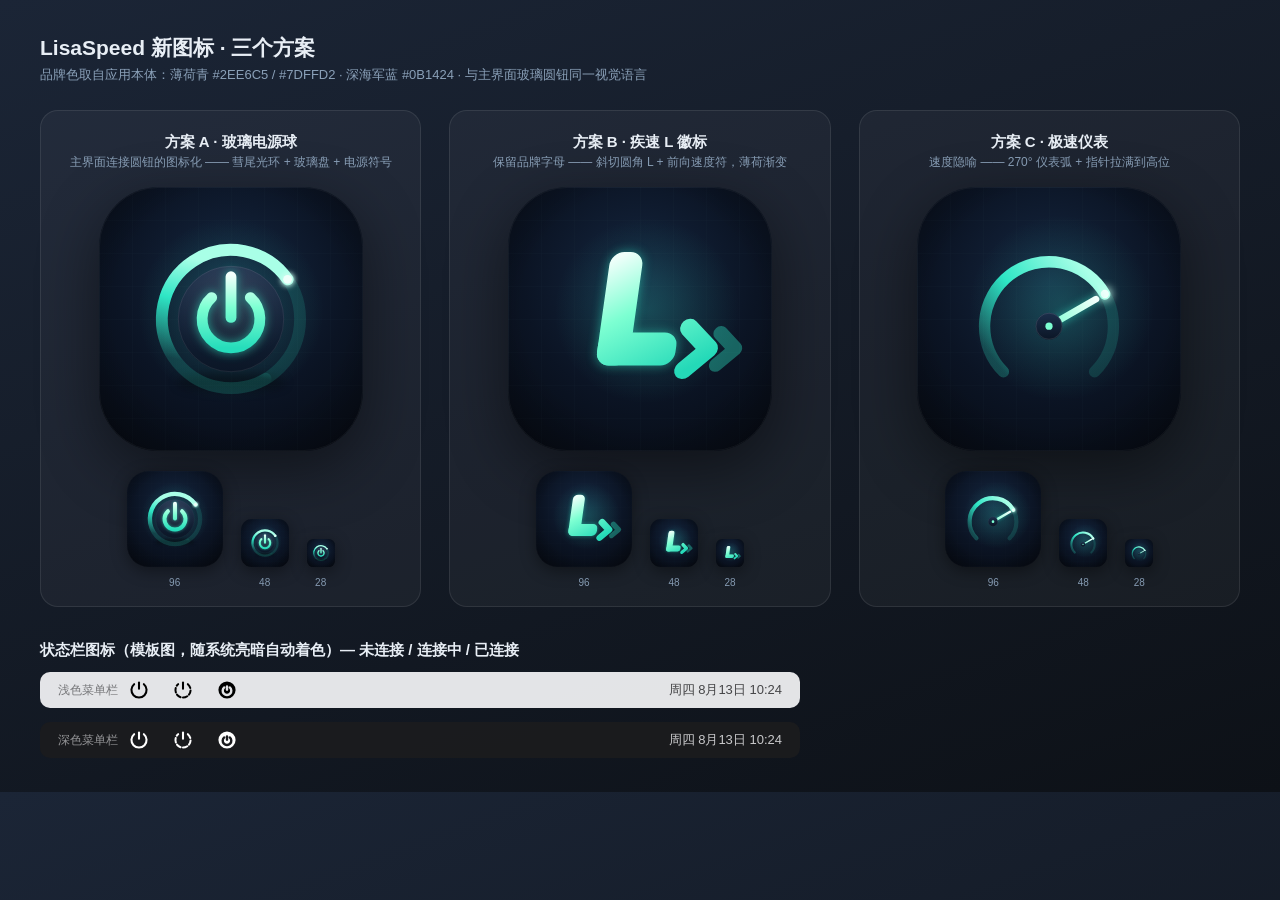
<file: prototype/icons/preview.html>
<!DOCTYPE html>
<html lang="zh-CN">
<head>
<meta charset="UTF-8">
<title>LisaSpeed 图标方案预览</title>
<style>
  * { margin: 0; padding: 0; box-sizing: border-box; }
  body {
    font-family: -apple-system, "PingFang SC", sans-serif;
    background: linear-gradient(160deg, #1b2536 0%, #0d1117 100%);
    color: #e8eef5;
    padding: 34px 40px;
  }
  h1 { font-size: 21px; font-weight: 700; margin-bottom: 4px; }
  .sub { color: #8aa0b8; font-size: 13px; margin-bottom: 26px; }
  .row { display: flex; gap: 28px; }
  .card {
    flex: 1;
    background: rgba(255,255,255,0.04);
    border: 1px solid rgba(255,255,255,0.09);
    border-radius: 18px;
    padding: 22px 20px 18px;
    text-align: center;
  }
  .card h2 { font-size: 15px; font-weight: 700; margin-bottom: 2px; }
  .card .d { font-size: 12px; color: #8aa0b8; margin-bottom: 16px; }
  .big { width: 264px; height: 264px; filter: drop-shadow(0 18px 30px rgba(0,0,0,0.45)); }
  .sizes { display: flex; align-items: flex-end; justify-content: center; gap: 18px; margin-top: 16px; }
  .sizes img { filter: drop-shadow(0 4px 8px rgba(0,0,0,0.4)); }
  .sizes span { display: block; font-size: 10px; color: #8aa0b8; margin-top: 6px; }
  .dock {
    margin-top: 18px; padding: 10px 16px 8px;
    background: rgba(255,255,255,0.14);
    border: 1px solid rgba(255,255,255,0.2);
    border-radius: 16px;
    display: inline-flex; gap: 14px; align-items: center;
    backdrop-filter: blur(8px);
  }
  .dock img { width: 56px; height: 56px; }
  .dock .ghost { width: 56px; height: 56px; border-radius: 13px; background: rgba(255,255,255,0.25); }
  h3 { font-size: 15px; margin: 34px 0 12px; }
  .bars { display: flex; flex-direction: column; gap: 14px; max-width: 760px; }
  .menubar {
    display: flex; align-items: center; gap: 22px;
    padding: 5px 18px; border-radius: 10px; font-size: 13px; font-weight: 600;
    height: 36px;
  }
  .menubar.light { background: rgba(246,246,248,0.92); color: #1d1d1f; }
  .menubar.dark { background: rgba(28,28,30,0.92); color: #f5f5f7; }
  .menubar img { width: 22px; height: 22px; }
  .menubar .lbl { font-weight: 400; opacity: 0.55; font-size: 12px; margin-right: -12px; }
  .menubar .time { margin-left: auto; font-weight: 400; opacity: 0.8; }
  .menubar.light img { filter: invert(1); }
</style>
</head>
<body>
  <h1>LisaSpeed 新图标 · 三个方案</h1>
  <div class="sub">品牌色取自应用本体：薄荷青 #2EE6C5 / #7DFFD2 · 深海军蓝 #0B1424 · 与主界面玻璃圆钮同一视觉语言</div>
  <div class="row">
    <div class="card">
      <h2>方案 A · 玻璃电源球</h2>
      <div class="d">主界面连接圆钮的图标化 —— 彗尾光环 + 玻璃盘 + 电源符号</div>
      <img class="big" src="a-orb.svg">
      <div class="sizes">
        <div><img src="a-orb.svg" width="96" height="96"><span>96</span></div>
        <div><img src="a-orb.svg" width="48" height="48"><span>48</span></div>
        <div><img src="a-orb.svg" width="28" height="28"><span>28</span></div>
      </div>
    </div>
    <div class="card">
      <h2>方案 B · 疾速 L 徽标</h2>
      <div class="d">保留品牌字母 —— 斜切圆角 L + 前向速度符，薄荷渐变</div>
      <img class="big" src="b-lbolt.svg">
      <div class="sizes">
        <div><img src="b-lbolt.svg" width="96" height="96"><span>96</span></div>
        <div><img src="b-lbolt.svg" width="48" height="48"><span>48</span></div>
        <div><img src="b-lbolt.svg" width="28" height="28"><span>28</span></div>
      </div>
    </div>
    <div class="card">
      <h2>方案 C · 极速仪表</h2>
      <div class="d">速度隐喻 —— 270° 仪表弧 + 指针拉满到高位</div>
      <img class="big" src="c-gauge.svg">
      <div class="sizes">
        <div><img src="c-gauge.svg" width="96" height="96"><span>96</span></div>
        <div><img src="c-gauge.svg" width="48" height="48"><span>48</span></div>
        <div><img src="c-gauge.svg" width="28" height="28"><span>28</span></div>
      </div>
    </div>
  </div>

  <h3>状态栏图标（模板图，随系统亮暗自动着色）— 未连接 / 连接中 / 已连接</h3>
  <div class="bars">
    <div class="menubar light">
      <span class="lbl">浅色菜单栏</span>
      <img src="tray-idle.svg"><img src="tray-connecting.svg"><img src="tray-connected.svg">
      <span class="time">周四 8月13日 10:24</span>
    </div>
    <div class="menubar dark">
      <span class="lbl">深色菜单栏</span>
      <img src="tray-idle.svg"><img src="tray-connecting.svg"><img src="tray-connected.svg">
      <span class="time">周四 8月13日 10:24</span>
    </div>
  </div>
</body>
</html>
</file>
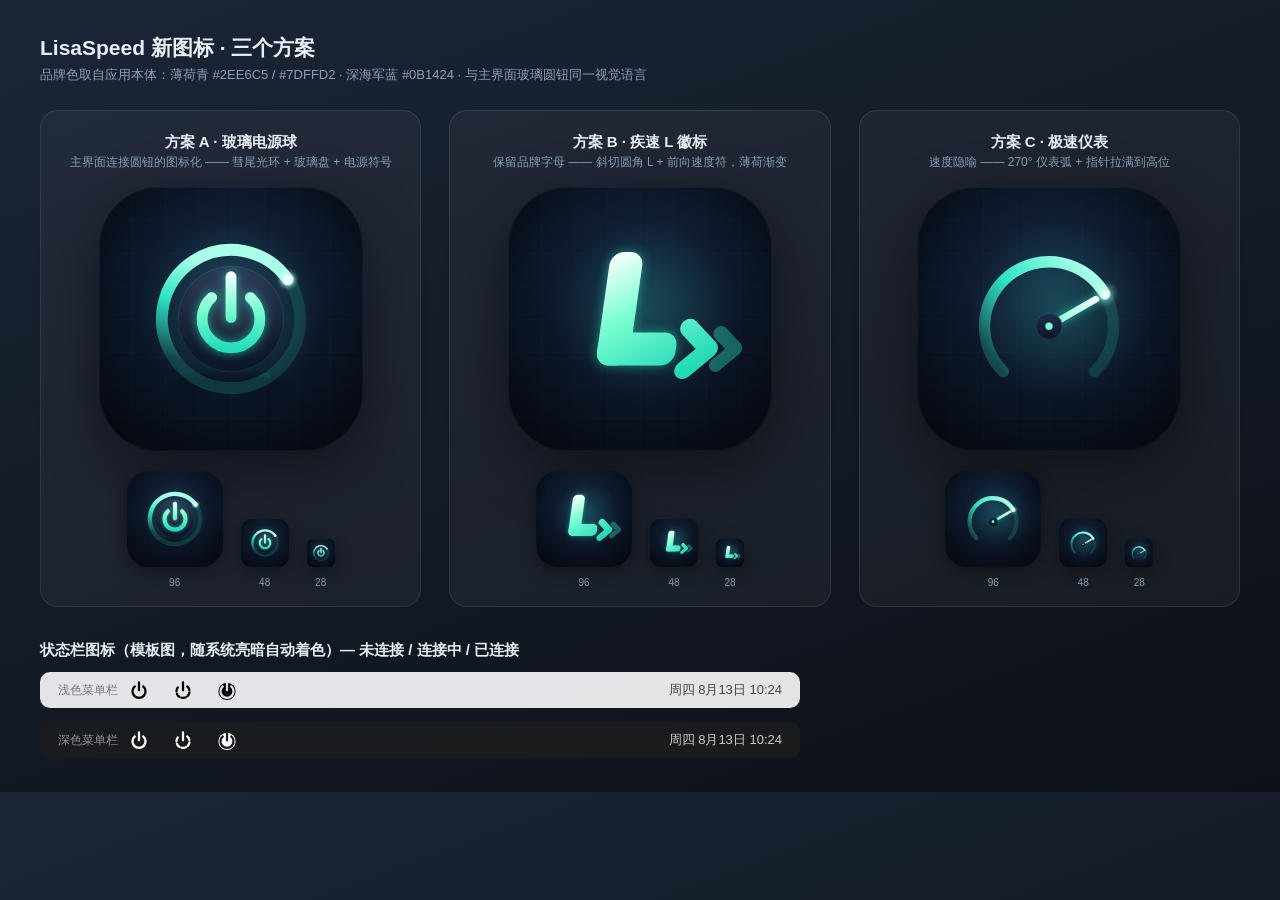
<file: prototype/icons/preview_inline.html>
<!DOCTYPE html>
<html lang="zh-CN">
<head>
<meta charset="UTF-8">
<title>LisaSpeed 图标方案预览</title>
<style>
  * { margin: 0; padding: 0; box-sizing: border-box; }
  body {
    font-family: -apple-system, "PingFang SC", sans-serif;
    background: linear-gradient(160deg, #1b2536 0%, #0d1117 100%);
    color: #e8eef5;
    padding: 34px 40px;
  }
  h1 { font-size: 21px; font-weight: 700; margin-bottom: 4px; }
  .sub { color: #8aa0b8; font-size: 13px; margin-bottom: 26px; }
  .row { display: flex; gap: 28px; }
  .card {
    flex: 1;
    background: rgba(255,255,255,0.04);
    border: 1px solid rgba(255,255,255,0.09);
    border-radius: 18px;
    padding: 22px 20px 18px;
    text-align: center;
  }
  .card h2 { font-size: 15px; font-weight: 700; margin-bottom: 2px; }
  .card .d { font-size: 12px; color: #8aa0b8; margin-bottom: 16px; }
  .big { width: 264px; height: 264px; filter: drop-shadow(0 18px 30px rgba(0,0,0,0.45)); }
  .sizes { display: flex; align-items: flex-end; justify-content: center; gap: 18px; margin-top: 16px; }
  .sizes img { filter: drop-shadow(0 4px 8px rgba(0,0,0,0.4)); }
  .sizes span { display: block; font-size: 10px; color: #8aa0b8; margin-top: 6px; }
  .dock {
    margin-top: 18px; padding: 10px 16px 8px;
    background: rgba(255,255,255,0.14);
    border: 1px solid rgba(255,255,255,0.2);
    border-radius: 16px;
    display: inline-flex; gap: 14px; align-items: center;
    backdrop-filter: blur(8px);
  }
  .dock img { width: 56px; height: 56px; }
  .dock .ghost { width: 56px; height: 56px; border-radius: 13px; background: rgba(255,255,255,0.25); }
  h3 { font-size: 15px; margin: 34px 0 12px; }
  .bars { display: flex; flex-direction: column; gap: 14px; max-width: 760px; }
  .menubar {
    display: flex; align-items: center; gap: 22px;
    padding: 5px 18px; border-radius: 10px; font-size: 13px; font-weight: 600;
    height: 36px;
  }
  .menubar.light { background: rgba(246,246,248,0.92); color: #1d1d1f; }
  .menubar.dark { background: rgba(28,28,30,0.92); color: #f5f5f7; }
  .menubar img { width: 22px; height: 22px; }
  .menubar .lbl { font-weight: 400; opacity: 0.55; font-size: 12px; margin-right: -12px; }
  .menubar .time { margin-left: auto; font-weight: 400; opacity: 0.8; }
  .menubar.light img { filter: invert(1); }
</style>
</head>
<body>
  <h1>LisaSpeed 新图标 · 三个方案</h1>
  <div class="sub">品牌色取自应用本体：薄荷青 #2EE6C5 / #7DFFD2 · 深海军蓝 #0B1424 · 与主界面玻璃圆钮同一视觉语言</div>
  <div class="row">
    <div class="card">
      <h2>方案 A · 玻璃电源球</h2>
      <div class="d">主界面连接圆钮的图标化 —— 彗尾光环 + 玻璃盘 + 电源符号</div>
      <img class="big" src="[data-uri]">
      <div class="sizes">
        <div><img src="[data-uri]" width="96" height="96"><span>96</span></div>
        <div><img src="[data-uri]" width="48" height="48"><span>48</span></div>
        <div><img src="[data-uri]" width="28" height="28"><span>28</span></div>
      </div>
    </div>
    <div class="card">
      <h2>方案 B · 疾速 L 徽标</h2>
      <div class="d">保留品牌字母 —— 斜切圆角 L + 前向速度符，薄荷渐变</div>
      <img class="big" src="[data-uri]">
      <div class="sizes">
        <div><img src="[data-uri]" width="96" height="96"><span>96</span></div>
        <div><img src="[data-uri]" width="48" height="48"><span>48</span></div>
        <div><img src="[data-uri]" width="28" height="28"><span>28</span></div>
      </div>
    </div>
    <div class="card">
      <h2>方案 C · 极速仪表</h2>
      <div class="d">速度隐喻 —— 270° 仪表弧 + 指针拉满到高位</div>
      <img class="big" src="[data-uri]">
      <div class="sizes">
        <div><img src="[data-uri]" width="96" height="96"><span>96</span></div>
        <div><img src="[data-uri]" width="48" height="48"><span>48</span></div>
        <div><img src="[data-uri]" width="28" height="28"><span>28</span></div>
      </div>
    </div>
  </div>

  <h3>状态栏图标（模板图，随系统亮暗自动着色）— 未连接 / 连接中 / 已连接</h3>
  <div class="bars">
    <div class="menubar light">
      <span class="lbl">浅色菜单栏</span>
      <img src="[data-uri]"><img src="[data-uri]"><img src="[data-uri]">
      <span class="time">周四 8月13日 10:24</span>
    </div>
    <div class="menubar dark">
      <span class="lbl">深色菜单栏</span>
      <img src="[data-uri]"><img src="[data-uri]"><img src="[data-uri]">
      <span class="time">周四 8月13日 10:24</span>
    </div>
  </div>
</body>
</html>
</file>
<file: prototype/instrument/css/tokens.css>
:root {
  --radius: 10px;
  --font: "IBM Plex Sans", "PingFang SC", "Segoe UI", sans-serif;
  --mono: "IBM Plex Mono", ui-monospace, Menlo, monospace;
}

html[data-color-scheme="light"] {
  color-scheme: light;
  --bg: #eef1f4;
  --bg-elev: #ffffff;
  --bg-panel: #f7f8fa;
  --line: #d5dbe3;
  --text: #1a2332;
  --muted: #66768a;
  --accent: #0b5fff;
  --accent-2: #0b3d5c;
  --danger: #c62828;
  --ok: #0f8a5f;
  --shadow: 0 1px 0 rgba(255,255,255,.8), 0 10px 30px rgba(26,35,50,.08);
  --grid: rgba(11, 95, 255, 0.06);
  --glow: none;
  --connect-core: #ffffff;
  --connect-ring: #c9d6ea;
  --page-shell: #222;
}

html[data-color-scheme="dark"] {
  color-scheme: dark;
  --bg: #12161c;
  --bg-elev: #1a2028;
  --bg-panel: #1e2530;
  --line: rgba(220, 230, 245, 0.12);
  --text: #e8edf4;
  --muted: #8b97a8;
  --accent: #4d8aff;
  --accent-2: #8ab4ff;
  --danger: #ff6b6b;
  --ok: #3dd68c;
  --shadow: 0 0 0 1px rgba(77, 138, 255, 0.08), 0 16px 40px rgba(0,0,0,.45);
  --grid: rgba(77, 138, 255, 0.07);
  --glow: none;
  --connect-core: #232a35;
  --connect-ring: #3a4556;
  --page-shell: #0a0c10;
}
</file>
<file: prototype/instrument/css/app.css>
* { box-sizing: border-box; }
html, body { margin: 0; height: 100%; font-family: var(--font); color: var(--text); background: var(--page-shell, #222); }
button, input, select { font: inherit; }
button { cursor: pointer; }
.muted { color: var(--muted); }
.tiny { font-size: 12px; }
.mono { font-family: var(--mono); font-size: 12px; }
.row { display: flex; align-items: center; }
.gap { gap: 8px; }
.wrap { flex-wrap: wrap; }
.stack { display: grid; gap: 10px; }

.desktop-frame {
  width: min(1180px, 100vw);
  height: min(820px, 100vh);
  margin: 28px auto;
  display: grid;
  grid-template-columns: 216px 1fr;
  background: var(--bg);
  border-radius: 18px;
  overflow: hidden;
  box-shadow: var(--shadow);
  border: 1px solid var(--line);
}

.sidebar {
  display: flex; flex-direction: column;
  background: var(--bg-elev);
  border-right: 1px solid var(--line);
  padding: 18px 12px 14px;
  position: relative;
}
.sidebar-brand { display: flex; gap: 12px; align-items: center; padding: 4px 10px 18px; }
.sidebar-tag { letter-spacing: 0.04em; }
.nav { display: grid; gap: 4px; flex: 1; align-content: start; }
.nav-item {
  display: flex; gap: 12px; align-items: center;
  border: 0; background: transparent; color: var(--muted);
  padding: 11px 12px; border-radius: 12px; text-align: left;
  transition: background .18s var(--ease, ease), color .18s var(--ease, ease), transform .18s var(--ease, ease);
}
.nav-item.is-active, .nav-item:hover { background: color-mix(in srgb, var(--accent) 14%, transparent); color: var(--text); }
.nav-item:active { transform: scale(0.985); }
.nav-ico {
  width: 18px; height: 18px; border-radius: 6px;
  background: color-mix(in srgb, var(--muted) 28%, transparent);
  position: relative; flex: 0 0 auto;
}
.nav-item.is-active .nav-ico { background: color-mix(in srgb, var(--accent) 28%, transparent); box-shadow: var(--glow-soft, none); }
.nav-ico::after {
  content: "";
  position: absolute; inset: 5px;
  border-radius: 2px;
  background: var(--muted);
}
.nav-item.is-active .nav-ico::after { background: var(--accent); }
.nav-ico[data-ico="home"]::after { border-radius: 50%; inset: 5px; }
.nav-ico[data-ico="nodes"]::after { inset: 4px 5px; border-radius: 1px; clip-path: polygon(20% 0, 80% 0, 100% 100%, 0 100%); }
.nav-ico[data-ico="subscriptions"]::after { inset: 4px 6px; border-radius: 1px; }
.nav-ico[data-ico="settings"]::after { inset: 4px; border-radius: 50%; box-shadow: inset 0 0 0 2px var(--bg-elev); }
.nav-ico[data-ico="logs"]::after { inset: 5px 4px; border-radius: 1px; height: 2px; top: 8px; box-shadow: 0 4px 0 var(--muted), 0 8px 0 var(--muted); background: var(--muted); }
.nav-item.is-active .nav-ico[data-ico="logs"]::after { box-shadow: 0 4px 0 var(--accent), 0 8px 0 var(--accent); }
.nav-ico[data-ico="about"]::after { inset: 5px; border-radius: 50%; }
.sidebar-foot { border-top: 1px solid var(--line); padding-top: 12px; font-size: 12px; }
.traffic { display: grid; gap: 8px; padding: 10px 12px; border-radius: 12px; background: color-mix(in srgb, var(--accent) 6%, transparent); border: 1px solid var(--line); }
.traffic-row { display: flex; justify-content: space-between; gap: 8px; }

.main {
  position: relative;
  overflow: auto;
  background:
    radial-gradient(520px 280px at 70% -10%, color-mix(in srgb, var(--accent-2) 16%, transparent), transparent 70%),
    radial-gradient(420px 240px at 10% 0%, color-mix(in srgb, var(--accent) 12%, transparent), transparent 65%),
    linear-gradient(180deg, color-mix(in srgb, var(--accent) 5%, transparent), transparent 200px),
    repeating-linear-gradient(0deg, transparent, transparent 23px, var(--grid) 24px),
    repeating-linear-gradient(90deg, transparent, transparent 23px, var(--grid) 24px),
    var(--bg);
}
.page { padding: 22px 28px 64px; min-height: 100%; max-width: 920px; }
.page[hidden] { display: none !important; }
.page-head { display: flex; justify-content: space-between; gap: 16px; align-items: flex-start; margin-bottom: 20px; }
.page-head h1 { margin: 0; font-size: 22px; letter-spacing: -0.02em; }
.page-head .muted { margin: 6px 0 0; font-size: 13px; }
.brand-line { font-size: 20px; letter-spacing: -0.02em; }
.home-sub { margin: 6px 0 0; font-size: 13px; }
.chip { display: inline-block; padding: 2px 8px; border-radius: 999px; background: color-mix(in srgb, var(--accent) 16%, transparent); color: var(--accent); font-size: 11px; font-weight: 700; vertical-align: 2px; letter-spacing: 0.04em; }

.btn {
  border: 1px solid var(--line);
  background: var(--bg-panel-solid, var(--bg-panel));
  color: var(--text);
  border-radius: 11px;
  padding: 8px 12px;
  transition: border-color .18s ease, background .18s ease, transform .18s ease, box-shadow .18s ease;
}
.btn:hover { border-color: color-mix(in srgb, var(--accent) 50%, var(--line)); }
.btn:active { transform: translateY(1px); }
.btn.primary { background: var(--accent); color: #041016; border-color: transparent; font-weight: 700; box-shadow: var(--glow-soft, none); }
[data-theme="instrument"] .btn.primary { color: #fff; box-shadow: none; }
.btn.ghost { background: transparent; }
.btn.block { width: 100%; }
.btn.tiny { padding: 5px 9px; font-size: 12px; border-radius: 8px; }
.btn.danger { color: var(--danger); border-color: color-mix(in srgb, var(--danger) 40%, var(--line)); }
.add-btn .plus { font-weight: 700; margin-right: 2px; }

.panel {
  background: var(--bg-panel-solid, var(--bg-panel));
  border: 1px solid var(--line);
  border-radius: var(--radius);
  padding: 16px;
  box-shadow: var(--shadow);
}
.list { display: grid; gap: 8px; }
.list-row {
  width: 100%;
  display: flex; justify-content: space-between; align-items: center; gap: 12px;
  text-align: left;
  border: 1px solid var(--line);
  background: var(--bg-panel-solid, var(--bg-panel));
  color: var(--text);
  border-radius: 14px;
  padding: 13px 14px;
  transition: border-color .18s ease, transform .18s ease, background .18s ease;
}
.list-row:hover { border-color: var(--line-strong, var(--accent)); }
.list-row.is-active { border-color: var(--accent); box-shadow: inset 3px 0 0 var(--accent); background: color-mix(in srgb, var(--accent) 8%, var(--bg-panel-solid, var(--bg-panel))); }
.list-main { min-width: 0; }
.delay { font-weight: 600; }
.delay-good { color: var(--ok); }
.delay-ok { color: var(--accent-2, var(--accent)); }
.delay-warn { color: var(--warn, #f0b429); }

.form { display: grid; gap: 12px; }
.form label { display: grid; gap: 6px; font-size: 13px; color: var(--muted); }
.form input, .form select {
  border: 1px solid var(--line); background: var(--bg-elev); color: var(--text);
  border-radius: 10px; padding: 10px 12px;
  transition: border-color .18s ease, box-shadow .18s ease;
}
.form input:focus, .form select:focus {
  outline: none; border-color: color-mix(in srgb, var(--accent) 55%, var(--line));
  box-shadow: 0 0 0 3px color-mix(in srgb, var(--accent) 16%, transparent);
}
.check { display: flex !important; align-items: center; gap: 8px; grid-template-columns: none; }

.appearance-block {
  display: grid;
  gap: 10px;
  padding: 14px;
  border: 1px solid var(--line);
  border-radius: var(--radius);
  background: var(--bg-elev);
}
.appearance-label { font-size: 13px; color: var(--muted); }
.appearance-seg button { min-height: 40px; font-weight: 600; }
.appearance-hint { margin: 0; }
.appearance-hint strong { color: var(--accent); }

.settings-grid { display: grid; grid-template-columns: repeat(2, minmax(0, 1fr)); gap: 12px; }
.setting-card {
  display: grid; grid-template-columns: auto 1fr auto; gap: 12px; align-items: center;
  text-align: left;
  padding: 16px; border-radius: var(--radius);
  border: 1px solid var(--line); background: var(--bg-panel-solid, var(--bg-panel)); color: var(--text);
  transition: border-color .18s ease, transform .18s ease, box-shadow .18s ease;
}
.setting-card:hover { border-color: var(--accent); transform: translateY(-1px); box-shadow: var(--glow-soft, none); }
.setting-idx {
  width: 34px; height: 34px; border-radius: 10px;
  display: grid; place-items: center;
  font-family: var(--mono); font-size: 11px; font-weight: 600;
  color: var(--accent); background: color-mix(in srgb, var(--accent) 12%, transparent);
}
.setting-body { display: grid; gap: 4px; }
.setting-body strong { font-size: 15px; }
.setting-chevron { color: var(--muted); font-size: 20px; line-height: 1; }

.home-stage {
  display: grid; justify-items: center; gap: 16px;
  padding: 8px 0 28px; width: min(460px, 100%); margin: 0 auto;
}
.pill {
  border: 1px solid var(--line); background: var(--bg-panel-solid, var(--bg-panel)); color: var(--text);
  border-radius: 999px; padding: 8px 14px; font-size: 13px;
  display: inline-flex; align-items: center; gap: 8px;
  transition: border-color .18s ease, transform .18s ease;
}
.pill:hover { border-color: var(--line-strong, var(--accent)); }
.profile-pill { max-width: 100%; }
.pill-dot {
  width: 7px; height: 7px; border-radius: 50%;
  background: var(--accent); box-shadow: 0 0 10px color-mix(in srgb, var(--accent) 70%, transparent);
}
.pill-chevron { color: var(--muted); font-size: 16px; }
.mode-switch {
  width: 100%;
  padding: 12px;
  border-radius: var(--radius);
  border: 1px solid var(--line);
  background: var(--bg-panel-solid, var(--bg-panel));
  box-shadow: var(--shadow);
}
.mode-switch-top {
  display: flex; justify-content: space-between; align-items: baseline;
  margin-bottom: 10px; padding: 0 2px;
}
.mode-switch-label {
  font-size: 11px;
  letter-spacing: 0.1em;
  text-transform: uppercase;
  color: var(--muted);
  font-weight: 700;
}
.mode-seg { margin: 0; }
.mode-seg button { min-height: 42px; font-weight: 600; font-size: 13px; }
.mode-hint { margin: 0; font-size: 12px; }
.mode-hint strong { color: var(--accent); font-weight: 700; }
.mode-switch-lite { display: grid; gap: 8px; padding: 8px 8px 9px; }
.mode-switch-lite .mode-hint { margin: 0; padding: 0 2px; text-align: center; }

.connect-zone { display: grid; justify-items: center; gap: 14px; padding: 12px 0 6px; }
.connect-btn {
  position: relative;
  width: 158px; height: 158px;
  border: 0; padding: 0; background: transparent; border-radius: 50%;
  transition: transform .25s var(--ease, ease);
}
.connect-btn:hover { transform: scale(1.03); }
.connect-btn:active { transform: scale(0.98); }
.connect-aura {
  position: absolute; inset: 6px; border-radius: 50%;
  background: radial-gradient(circle, color-mix(in srgb, var(--accent) 22%, transparent), transparent 70%);
  opacity: 0; filter: blur(12px);
  transition: opacity .35s ease;
}
.connect-ring {
  position: absolute; inset: 10px; border-radius: 50%;
  border: 1px solid color-mix(in srgb, var(--accent) 22%, var(--line));
  background: transparent;
  box-shadow: inset 0 0 0 1px color-mix(in srgb, var(--text) 4%, transparent);
  transition: border-color .3s ease, box-shadow .3s ease;
}
.connect-arc {
  position: absolute; inset: 10px; border-radius: 50%;
  background: conic-gradient(
    from 210deg,
    transparent 0deg,
    color-mix(in srgb, var(--accent) 0%, transparent) 40deg,
    var(--accent) 110deg,
    var(--accent-2) 150deg,
    transparent 190deg,
    transparent 360deg
  );
  -webkit-mask: radial-gradient(farthest-side, transparent calc(100% - 2px), #000 calc(100% - 1px));
  mask: radial-gradient(farthest-side, transparent calc(100% - 2px), #000 calc(100% - 1px));
  opacity: 0.72;
  transition: opacity .3s ease;
}
.connect-disc {
  position: absolute; inset: 24px; border-radius: 50%;
  display: grid; place-items: center;
  background:
    radial-gradient(circle at 30% 25%, color-mix(in srgb, var(--accent) 10%, transparent), transparent 45%),
    linear-gradient(160deg, color-mix(in srgb, var(--bg-panel-solid, var(--bg-elev)) 92%, #fff), var(--bg-elev));
  border: 1px solid color-mix(in srgb, var(--line) 90%, var(--accent));
  box-shadow: 0 8px 24px rgba(0,0,0,.18);
  transition: border-color .3s ease, box-shadow .3s ease, background .3s ease;
}
.connect-mark {
  font-size: 34px; font-weight: 800; letter-spacing: -0.04em;
  line-height: 1; color: var(--text);
  background: linear-gradient(160deg, var(--text), color-mix(in srgb, var(--accent) 55%, var(--text)));
  -webkit-background-clip: text; background-clip: text;
  color: transparent;
  transition: filter .3s ease, transform .3s ease;
}
.connect-copy { display: grid; justify-items: center; gap: 8px; min-height: 52px; }
.connect-sub { font-size: 12.5px; margin: 0; transition: color .3s ease; }
.connect-meta { display: flex; gap: 8px; align-items: center; }
.connect-meta[hidden] { display: none !important; }
.conn-chip {
  display: inline-flex; align-items: center; gap: 6px;
  padding: 5px 11px; border-radius: 999px;
  font-size: 12px; color: var(--muted);
  background: color-mix(in srgb, var(--accent) 9%, transparent);
  border: 1px solid color-mix(in srgb, var(--accent) 24%, transparent);
}
.conn-chip-k { font-size: 11px; }
.conn-chip strong {
  color: var(--accent); font-family: var(--mono);
  font-size: 12px; font-weight: 600; letter-spacing: 0.01em;
}
.connect-ripple {
  position: absolute; inset: 8px; border-radius: 50%;
  border: 1.5px solid var(--accent);
  opacity: 0; transform: scale(0.9); pointer-events: none;
}
html[data-conn="connected"] .connect-ripple { animation: ripple-out 1s var(--ease, ease) 1 both; }
@keyframes ripple-out {
  0% { opacity: 0.5; transform: scale(0.92); }
  100% { opacity: 0; transform: scale(1.28); }
}
@keyframes aura-breathe {
  0%, 100% { opacity: 0.1; transform: scale(0.97); }
  50% { opacity: 0.3; transform: scale(1.03); }
}
.connect-btn:hover .connect-aura { opacity: 0.35; }
.connect-btn:hover .connect-arc { opacity: 0.95; }
.connect-btn:hover .connect-disc {
  border-color: color-mix(in srgb, var(--accent) 40%, var(--line));
}
html[data-conn="connected"] .connect-aura { opacity: 0.55; }
html[data-conn="connected"] .connect-ring {
  border-color: color-mix(in srgb, var(--accent) 55%, transparent);
  box-shadow:
    0 0 0 1px color-mix(in srgb, var(--accent) 12%, transparent),
    0 0 28px color-mix(in srgb, var(--accent) 18%, transparent);
}
html[data-conn="connected"] .connect-arc {
  opacity: 1;
  animation: arc-spin 10s linear infinite;
}
html[data-conn="connected"] .connect-disc {
  border-color: color-mix(in srgb, var(--accent) 50%, transparent);
  background:
    radial-gradient(circle at 30% 25%, color-mix(in srgb, var(--accent) 18%, transparent), transparent 50%),
    linear-gradient(160deg, color-mix(in srgb, var(--accent) 8%, var(--bg-elev)), var(--bg-elev));
  box-shadow:
    0 0 0 4px color-mix(in srgb, var(--accent) 8%, transparent),
    0 10px 28px rgba(0,0,0,.2);
}
html[data-conn="connected"] .connect-mark {
  background: linear-gradient(160deg, #fff, var(--accent));
  -webkit-background-clip: text; background-clip: text;
  filter: drop-shadow(0 0 10px color-mix(in srgb, var(--accent) 35%, transparent));
}
html[data-conn="connecting"] .connect-arc {
  opacity: 1;
  animation: arc-spin 1.2s linear infinite;
}
html[data-conn="connecting"] .connect-aura { opacity: 0.4; }
html[data-conn="connecting"] .connect-mark {
  background: linear-gradient(160deg, var(--accent-2), var(--accent));
  -webkit-background-clip: text; background-clip: text;
}
@keyframes arc-spin { to { transform: rotate(360deg); } }
@keyframes pulse { 50% { transform: scale(1.04); opacity: .7; } }
@keyframes spin { to { transform: rotate(360deg); } }
.logo-mark {
  display: grid; place-items: center;
  width: 42px; height: 42px; border-radius: 12px;
  background: linear-gradient(135deg, var(--accent-2), var(--accent));
  color: #fff; font-weight: 800;
}
.logo-mark.xl { width: 72px; height: 72px; font-size: 28px; margin: 0 auto; }
.connect-status { font-size: 19px; font-weight: 700; letter-spacing: .01em; }
html[data-conn="connected"] .connect-status { color: var(--ok); }
.delay-pill {
  display: flex; gap: 8px; align-items: center;
  padding: 6px 12px; border-radius: 999px;
  background: color-mix(in srgb, var(--accent) 12%, transparent);
  color: var(--accent); font-size: 12px; font-weight: 600;
}
.home-stats {
  display: grid; grid-template-columns: repeat(3, 1fr); gap: 0;
  width: 100%;
  border: 1px solid var(--line);
  border-radius: 14px;
  overflow: hidden;
  background: var(--bg-panel-solid, var(--bg-panel));
}
.stat {
  background: transparent; border: 0; border-radius: 0; padding: 12px 10px; text-align: center;
  border-right: 1px solid var(--line);
}
.stat:last-child { border-right: 0; }
.stat-k { display: block; color: var(--muted); font-size: 11px; margin-bottom: 4px; letter-spacing: 0.04em; }
.stat-v { font-weight: 700; font-size: 13px; font-family: var(--mono); transition: color .3s ease; }
.home-cta { border-style: dashed; background: transparent; }
.node-cta {
  display: flex; justify-content: space-between; align-items: center; gap: 12px;
  padding: 10px 14px; border-radius: 14px; text-align: left;
}
.node-cta:hover { border-color: var(--accent); }
.node-cta-left { display: grid; gap: 2px; min-width: 0; }
.node-cta-kicker { font-size: 11px; color: var(--muted); letter-spacing: 0.05em; }
.node-cta-left strong {
  font-size: 13.5px; letter-spacing: 0.01em;
  white-space: nowrap; overflow: hidden; text-overflow: ellipsis;
}
.node-cta-right { display: inline-flex; align-items: center; gap: 8px; flex: 0 0 auto; }

/* Connect control v3 — premium glass orb (hairline ring, glass dome, comet arc) */
.connect3-halo {
  position: absolute; inset: 3%;
  border-radius: 50%;
  pointer-events: none;
  box-shadow: 0 0 0 0 transparent;
  transition: box-shadow .6s ease;
}
html[data-conn="connected"] .connect3-halo {
  box-shadow:
    0 0 34px color-mix(in srgb, var(--accent) 20%, transparent),
    0 0 90px color-mix(in srgb, var(--accent) 9%, transparent);
}
.connect3-ring {
  position: absolute; inset: 4%;
  border-radius: 50%;
  background: conic-gradient(
    from 210deg,
    transparent,
    color-mix(in srgb, var(--accent) 36%, transparent) 90deg,
    color-mix(in srgb, var(--accent-2) 28%, transparent) 200deg,
    transparent 320deg
  );
  -webkit-mask: radial-gradient(farthest-side, transparent calc(100% - 1.5px), #000 calc(100% - 0.5px));
  mask: radial-gradient(farthest-side, transparent calc(100% - 1.5px), #000 calc(100% - 0.5px));
  opacity: 0.55;
  transition: opacity .45s ease;
}
html[data-conn="connected"] .connect3-ring {
  opacity: 1;
  background: conic-gradient(
    from 0deg,
    var(--accent),
    var(--accent-2) 140deg,
    color-mix(in srgb, var(--accent) 70%, #fff) 220deg,
    var(--accent) 360deg
  );
  animation: arc-spin 14s linear infinite;
}
.connect3-orbit {
  position: absolute; inset: 4%;
  border-radius: 50%;
  background: conic-gradient(
    from 0deg,
    transparent 0deg 250deg,
    color-mix(in srgb, var(--accent-2) 55%, transparent) 320deg,
    var(--accent) 354deg,
    transparent 356deg
  );
  -webkit-mask: radial-gradient(farthest-side, transparent calc(100% - 2px), #000 calc(100% - 1px));
  mask: radial-gradient(farthest-side, transparent calc(100% - 2px), #000 calc(100% - 1px));
  opacity: 0;
  transition: opacity .3s ease;
}
html[data-conn="connecting"] .connect3-orbit {
  opacity: 1;
  animation: arc-spin 1.6s cubic-bezier(0.45, 0.05, 0.55, 0.95) infinite;
}
.connect3-disc {
  position: absolute; inset: 12%;
  border-radius: 50%;
  display: grid; place-items: center;
  background:
    radial-gradient(120% 120% at 30% 18%, rgba(255, 255, 255, 0.10), transparent 46%),
    radial-gradient(150% 150% at 50% 118%, color-mix(in srgb, var(--accent) 13%, transparent), transparent 56%),
    linear-gradient(165deg, color-mix(in srgb, var(--bg-panel-solid, var(--bg-elev)) 86%, #fff), color-mix(in srgb, var(--bg-elev) 92%, #000));
  border: 1px solid color-mix(in srgb, var(--text) 10%, transparent);
  box-shadow:
    inset 0 1px 0 rgba(255, 255, 255, 0.08),
    inset 0 -12px 26px rgba(0, 0, 0, 0.26),
    0 18px 40px rgba(0, 0, 0, 0.35),
    0 2px 6px rgba(0, 0, 0, 0.3);
  transition: border-color .45s ease, box-shadow .45s ease;
}
.connect3-disc::before {
  content: "";
  position: absolute; inset: 7%;
  border-radius: 50%;
  border: 1px solid color-mix(in srgb, var(--text) 7%, transparent);
  transition: border-color .45s ease;
}
.connect-btn:hover .connect3-disc {
  border-color: color-mix(in srgb, var(--accent) 30%, transparent);
}
html[data-conn="connected"] .connect3-disc {
  border-color: color-mix(in srgb, var(--accent) 38%, transparent);
  box-shadow:
    inset 0 1px 0 rgba(255, 255, 255, 0.10),
    inset 0 -12px 28px color-mix(in srgb, var(--accent) 9%, rgba(0, 0, 0, 0.24)),
    0 18px 44px rgba(0, 0, 0, 0.4),
    0 0 22px color-mix(in srgb, var(--accent) 13%, transparent);
}
html[data-conn="connected"] .connect3-disc::before {
  border-color: color-mix(in srgb, var(--accent) 24%, transparent);
}
.connect3-power {
  position: relative;
  width: 26%; height: 26%;
  color: color-mix(in srgb, var(--text) 82%, transparent);
  transition: color .35s ease, filter .35s ease;
}
.connect3-power::before {
  content: "";
  position: absolute; inset: 0;
  border-radius: 50%;
  border: 2px solid currentColor;
  -webkit-mask: conic-gradient(from -28deg, transparent 0deg 56deg, #000 56deg 360deg);
  mask: conic-gradient(from -28deg, transparent 0deg 56deg, #000 56deg 360deg);
}
.connect3-power::after {
  content: "";
  position: absolute;
  top: -12%; left: 50%;
  transform: translateX(-50%);
  width: 2px; height: 46%;
  border-radius: 2px;
  background: currentColor;
}
.connect-btn:hover .connect3-power { color: var(--text); }
html[data-conn="connecting"] .connect3-power {
  color: var(--accent-2);
  animation: power-pulse 1.6s ease-in-out infinite;
}
html[data-conn="connected"] .connect3-power {
  color: var(--accent);
  filter: drop-shadow(0 0 10px color-mix(in srgb, var(--accent) 45%, transparent));
}
@keyframes power-pulse { 50% { opacity: 0.65; } }
.connect-btn.sm .connect3-power::before { border-width: 1.5px; }
.connect-btn.sm .connect3-power::after { width: 1.5px; }
.connect-btn.xl .connect3-power::before { border-width: 2.5px; }
.connect-btn.xl .connect3-power::after { width: 2.5px; }

/* List/table garnish shared across pages */
.node-tags { margin-top: 7px; }
.tag.tag-mono { font-family: var(--mono); letter-spacing: 0.02em; }
.count-chip {
  display: inline-flex; align-items: center; justify-content: center;
  min-width: 22px; height: 22px; padding: 0 6px; border-radius: 7px;
  font-family: var(--mono); font-size: 11px; font-weight: 700;
  color: var(--accent); background: color-mix(in srgb, var(--accent) 12%, transparent);
}
.sub-usage { display: grid; gap: 7px; margin-top: 2px; }
.usage-bar {
  height: 6px; border-radius: 999px; overflow: hidden;
  background: color-mix(in srgb, var(--muted) 16%, transparent);
}
.usage-fill {
  display: block; height: 100%; border-radius: 999px;
  background: linear-gradient(90deg, var(--accent), var(--accent-2));
}
.live-badge {
  display: inline-flex; align-items: center; gap: 6px;
  font-family: var(--mono); font-size: 12px; color: var(--accent);
}
.live-dot {
  width: 7px; height: 7px; border-radius: 50%;
  background: var(--accent);
  animation: live-pulse 1.6s ease-in-out infinite;
}
@keyframes live-pulse {
  0%, 100% { opacity: 1; }
  50% { opacity: 0.45; }
}

/* Home layout variants (prototype exploration) */
.variant-bar { display: flex; align-items: center; gap: 10px; margin: -4px 0 16px; }
.variant-tabs {
  display: inline-flex; gap: 4px; padding: 3px;
  border-radius: 999px; border: 1px solid var(--line);
  background: color-mix(in srgb, var(--bg-elev) 60%, transparent);
}
.vtab {
  border: 0; background: transparent; color: var(--muted);
  font-size: 12px; padding: 5px 10px; border-radius: 999px;
  transition: background .18s ease, color .18s ease;
}
.vtab:hover { color: var(--text); }
.vtab.is-active {
  background: color-mix(in srgb, var(--accent) 16%, transparent);
  color: var(--accent); font-weight: 600;
}

.connect-btn.md { width: 118px; height: 118px; }
.connect-btn.md .connect-disc { inset: 18px; }
.connect-btn.md .connect-mark { font-size: 26px; }
.connect-btn.sm { width: 88px; height: 88px; }
.connect-btn.sm .connect-disc { inset: 14px; }
.connect-btn.sm .connect-mark { font-size: 20px; }
.connect-btn.xl { width: 186px; height: 186px; }
.connect-btn.xl .connect-disc { inset: 28px; }
.connect-btn.xl .connect-mark { font-size: 42px; }

.home-b-grid { display: grid; grid-template-columns: 1.15fr 1fr; gap: 14px; max-width: 860px; align-items: stretch; }
.hb-hero { display: grid; justify-items: center; gap: 12px; padding: 24px 18px 18px; align-content: center; }
.hb-copy { min-height: 0 !important; }
.hb-modes { width: 100%; }
.hb-modes button { min-height: 38px; font-size: 12.5px; }
.hb-side { display: grid; gap: 12px; grid-template-rows: repeat(4, minmax(0, 1fr)); }
.hb-card { display: grid; gap: 8px; padding: 14px 16px; align-content: center; }
.hb-ip { letter-spacing: 0.02em; }
.hb-k {
  font-size: 11px; font-weight: 700; color: var(--muted);
  letter-spacing: 0.06em; text-transform: uppercase;
}
.hb-v { font-family: var(--mono); font-weight: 700; font-size: 15px; }
.hb-v.sm { font-size: 13px; }
.hb-row { display: flex; justify-content: space-between; align-items: baseline; gap: 10px; }
.hb-link { text-align: left; color: var(--text); cursor: pointer; width: 100%; }
.hb-link:hover { border-color: var(--accent); }

.hc-banner {
  display: flex; align-items: center; justify-content: space-between;
  gap: 18px; padding: 16px 20px; max-width: 860px;
}
.hc-left { display: flex; align-items: center; gap: 18px; min-width: 0; }
.hc-copy { display: grid; gap: 5px; }
.hc-right { display: grid; gap: 8px; justify-items: end; }
.hc-modes { width: 300px; }
.hc-modes button { min-height: 34px; font-size: 12px; padding: 6px 8px; }
.hc-grid { display: grid; grid-template-columns: repeat(3, 1fr); gap: 12px; max-width: 860px; margin-top: 14px; }

.home-d-stage {
  display: grid; justify-items: center; gap: 18px;
  padding: 20px 0 40px; width: min(420px, 100%); margin: 0 auto;
}
.hd-copy { min-height: 92px; }
.hd-stats { font-family: var(--mono); font-size: 13px; color: var(--muted); display: flex; gap: 16px; }
.hd-modes { display: inline-flex; gap: 6px; }
.hd-modes button {
  border: 1px solid var(--line); background: transparent; color: var(--muted);
  border-radius: 999px; padding: 6px 14px; font-size: 12px;
  transition: border-color .18s ease, color .18s ease, background .18s ease;
}
.hd-modes button:hover { color: var(--text); border-color: var(--line-strong, var(--accent)); }
.hd-modes button.is-active {
  border-color: var(--accent); color: var(--accent);
  background: color-mix(in srgb, var(--accent) 10%, transparent);
}
.hd-node { border: 0; background: transparent; color: var(--muted); font-size: 13px; padding: 6px 10px; }
.hd-node:hover { color: var(--text); }

.eyebrow {
  margin: 0 0 4px;
  font-size: 11px;
  letter-spacing: 0.12em;
  text-transform: uppercase;
  color: var(--muted);
  font-weight: 700;
}
.toolbar-note { margin: -8px 0 12px; font-size: 12px; }
.btn.icon-btn {
  width: 36px; height: 36px; padding: 0;
  display: grid; place-items: center;
  border-radius: 10px; flex: 0 0 auto;
}
.head-nav { align-items: flex-start; }
.form-section-title {
  margin: 4px 0 2px;
  font-size: 12px; font-weight: 700;
  letter-spacing: 0.06em; text-transform: uppercase;
  color: var(--muted);
}
.form-card .form-section-title:first-child { margin-top: 0; }
.form-hint { margin: -4px 0 4px; }
.form-grid-2 { display: grid; grid-template-columns: 1fr 1fr; gap: 12px; }
.check.switch {
  justify-content: space-between;
  padding: 10px 12px;
  border: 1px solid var(--line);
  border-radius: 10px;
  background: color-mix(in srgb, var(--bg-elev) 70%, transparent);
  color: var(--text);
}
.check.switch input { accent-color: var(--accent); width: 16px; height: 16px; }
.tag {
  display: inline-flex; align-items: center;
  padding: 2px 8px; border-radius: 999px;
  font-size: 11px; font-weight: 600;
  background: color-mix(in srgb, var(--muted) 14%, transparent);
  color: var(--muted);
}
.tag-active { background: color-mix(in srgb, var(--accent) 16%, transparent); color: var(--accent); }
.node-badge {
  font-size: 10px; font-weight: 700; letter-spacing: 0.04em;
  padding: 2px 6px; border-radius: 6px;
  background: color-mix(in srgb, var(--accent) 16%, transparent); color: var(--accent);
}
.latency {
  display: inline-flex; align-items: center; gap: 6px;
  font-family: var(--mono); font-size: 12px; font-weight: 600;
  padding: 5px 9px; border-radius: 999px;
  background: color-mix(in srgb, var(--muted) 10%, transparent);
}
.latency-dot { width: 6px; height: 6px; border-radius: 50%; background: currentColor; }
.delay-good, .latency.delay-good { color: var(--ok); background: color-mix(in srgb, var(--ok) 12%, transparent); }
.delay-ok, .latency.delay-ok { color: var(--accent-2, var(--accent)); background: color-mix(in srgb, var(--accent-2, var(--accent)) 12%, transparent); }
.delay-warn, .latency.delay-warn { color: var(--warn, #f0b429); background: color-mix(in srgb, var(--warn, #f0b429) 12%, transparent); }
.profile-row { align-items: flex-start; }
.profile-main { display: grid; gap: 6px; min-width: 0; flex: 1; }
.row-meta { color: var(--muted); font-size: 12px; }
.section-block { margin-top: 8px; }
.section-block + .section-block, .section-block.panel { margin-top: 16px; }
.section-label {
  font-size: 12px; font-weight: 700; letter-spacing: 0.06em;
  text-transform: uppercase; color: var(--muted); margin-bottom: 8px;
}

.chain { display: grid; gap: 0; margin-bottom: 8px; position: relative; }
.chain-node {
  display: grid; grid-template-columns: 28px 1fr; gap: 12px; align-items: center;
  padding: 12px; border-radius: 12px; border: 1px solid transparent; color: var(--muted);
  position: relative;
}
.chain-node + .chain-node::before {
  content: "";
  position: absolute; left: 25px; top: -6px; width: 1px; height: 12px;
  background: var(--line);
}
.chain-step {
  width: 28px; height: 28px; border-radius: 50%;
  display: grid; place-items: center;
  font-family: var(--mono); font-size: 11px; font-weight: 700;
  border: 1px solid var(--line); background: var(--bg-elev); color: var(--muted);
}
.chain-node.on {
  border-color: color-mix(in srgb, var(--accent) 35%, var(--line));
  color: var(--text);
  background: color-mix(in srgb, var(--accent) 8%, transparent);
}
.chain-node.on .chain-step {
  border-color: var(--accent); color: var(--accent);
  background: color-mix(in srgb, var(--accent) 14%, transparent);
}

.log-shell { padding: 0; overflow: hidden; }
.log-toolbar {
  display: flex; justify-content: space-between; align-items: center;
  padding: 10px 14px; border-bottom: 1px solid var(--line);
  background: color-mix(in srgb, var(--bg-elev) 80%, transparent);
}
.log-panel { font-family: var(--mono); font-size: 12px; max-height: 480px; overflow: auto; padding: 8px 0; }
.log-line {
  display: grid; grid-template-columns: 72px 96px 1fr; gap: 10px; align-items: center;
  padding: 8px 14px; border-bottom: 1px solid color-mix(in srgb, var(--line) 45%, transparent);
}
.log-level {
  display: inline-flex; justify-content: center;
  padding: 2px 8px; border-radius: 6px; font-size: 10px; font-weight: 700; letter-spacing: 0.04em;
}
.log-info { color: var(--accent-2, var(--accent)); background: color-mix(in srgb, var(--accent-2, var(--accent)) 12%, transparent); }
.log-ok { color: var(--ok); background: color-mix(in srgb, var(--ok) 12%, transparent); }
.log-warn { color: var(--warn, #f0b429); background: color-mix(in srgb, var(--warn, #f0b429) 12%, transparent); }
.log-msg { color: var(--text); }

.about-card { text-align: center; max-width: 460px; margin: 12px auto 0; padding: 28px 24px; }
.about-logo { margin-bottom: 12px; }
.about-lead { margin: 8px 0 0; }
.about-meta {
  display: grid; grid-template-columns: repeat(3, 1fr); gap: 8px;
  margin: 20px 0 18px; padding: 12px; border-radius: 12px;
  border: 1px solid var(--line); background: color-mix(in srgb, var(--bg-elev) 70%, transparent);
}
.about-meta > div { display: grid; gap: 4px; }
.about-meta .muted { font-size: 11px; }
.about-actions { justify-content: center; }

.modal-choice {
  display: grid !important; gap: 4px; text-align: left; padding: 14px 16px;
}
.modal-choice strong { color: var(--text); }
.form.nested { padding: 12px; border: 1px dashed var(--line); border-radius: 12px; }
.confirm-copy { margin: 0; color: var(--muted); }
.modal-actions { justify-content: flex-end; margin-top: 16px; }
.btn.danger.solid { background: color-mix(in srgb, var(--danger) 16%, transparent); }

.modal {
  position: fixed; inset: 0; background: rgba(0,0,0,.5);
  display: grid; place-items: center; z-index: 40; padding: 20px;
  backdrop-filter: blur(6px);
}
.modal[hidden] { display: none !important; }
.modal-card {
  width: min(440px, 100%); background: var(--bg-elev); color: var(--text);
  border: 1px solid var(--line); border-radius: 16px; box-shadow: var(--shadow);
}
.modal-card.narrow { width: min(360px, 100%); }
.modal-head, .modal-body { padding: 14px 16px; }
.modal-head { display: flex; justify-content: space-between; align-items: center; border-bottom: 1px solid var(--line); }
.modal-head h2 { margin: 0; font-size: 16px; }
.seg { display: grid; grid-template-columns: repeat(3, 1fr); gap: 6px; }
.seg button {
  border: 1px solid transparent; background: color-mix(in srgb, var(--muted) 10%, transparent); color: var(--text);
  border-radius: 10px; padding: 10px 8px;
  transition: background .18s ease, color .18s ease, transform .18s ease;
}
.seg button:hover { background: color-mix(in srgb, var(--accent) 12%, transparent); }
.seg button.is-active { background: var(--accent); color: #041016; border-color: transparent; font-weight: 700; }
[data-theme="instrument"] .seg button.is-active { color: #fff; }

.toast {
  position: fixed; left: 50%; bottom: 28px; transform: translateX(-50%);
  background: var(--text); color: var(--bg); padding: 10px 14px; border-radius: 999px;
  font-size: 13px; z-index: 50; box-shadow: var(--shadow);
}
.toast[hidden] { display: none !important; }

@media (max-width: 860px) {
  .desktop-frame { grid-template-columns: 1fr; height: auto; min-height: 100vh; margin: 0; border-radius: 0; }
  .sidebar { flex-direction: row; flex-wrap: wrap; gap: 8px; }
  .nav { grid-auto-flow: column; grid-auto-columns: max-content; overflow: auto; }
  .settings-grid { grid-template-columns: 1fr; }
  .page { max-width: none; }
}
/* Instrument denser dashboard feel */
.desktop-frame { border-radius: 8px; }
.page-head h1 { font-size: 20px; letter-spacing: -0.02em; }
.stat, .list-row, .setting-card, .panel { border-radius: 8px; box-shadow: none; backdrop-filter: none; }
.connect-arc { opacity: .85; }
.connect-disc { border-color: var(--accent); box-shadow: none; }
.connect-aura { display: none; }
.home-stats { grid-template-columns: repeat(3, 1fr); width: 100%; }
.stat-v { font-family: var(--mono); }
.main {
  background:
    linear-gradient(var(--bg), var(--bg)),
    linear-gradient(90deg, var(--grid) 1px, transparent 1px),
    linear-gradient(var(--grid) 1px, transparent 1px);
  background-size: auto, 24px 24px, 24px 24px;
}
.setting-card { box-shadow: none; }
.nav-ico { border-radius: 4px; }
</file>
<file: prototype/tech/css/tokens.css>
:root {
  --radius: 16px;
  --font: "Manrope", "PingFang SC", "Segoe UI", sans-serif;
  --mono: "JetBrains Mono", ui-monospace, Menlo, monospace;
  --ease: cubic-bezier(0.22, 1, 0.36, 1);
}

html[data-color-scheme="dark"] {
  color-scheme: dark;
  --bg: #06090f;
  --bg-elev: #0b1220;
  --bg-panel: rgba(17, 28, 44, 0.82);
  --bg-panel-solid: #111c2c;
  --line: rgba(94, 234, 212, 0.14);
  --line-strong: rgba(94, 234, 212, 0.28);
  --text: #eaf3ff;
  --muted: #8aa0b8;
  --accent: #2ee6c5;
  --accent-2: #4d93ff;
  --danger: #ff5d6c;
  --ok: #2ee6c5;
  --warn: #f0b429;
  --shadow: 0 0 0 1px rgba(46, 230, 197, 0.06), 0 24px 64px rgba(0, 0, 0, 0.5);
  --grid: rgba(46, 230, 197, 0.045);
  --glow: 0 0 48px rgba(46, 230, 197, 0.32);
  --glow-soft: 0 0 24px rgba(46, 230, 197, 0.16);
  --connect-core: radial-gradient(circle at 32% 28%, rgba(46, 230, 197, 0.28), #0d1828 58%, #0a1320);
  --connect-ring: rgba(46, 230, 197, 0.45);
  --page-shell: radial-gradient(1200px 600px at 50% -10%, #152033, #0b0e14 55%, #07090d);
  --glass: rgba(10, 18, 32, 0.55);
  --sidebar-wash: linear-gradient(180deg, rgba(46, 230, 197, 0.06), transparent 42%);
}

html[data-color-scheme="light"] {
  color-scheme: light;
  --bg: #f3f7fb;
  --bg-elev: #ffffff;
  --bg-panel: rgba(255, 255, 255, 0.86);
  --bg-panel-solid: #ffffff;
  --line: rgba(15, 40, 55, 0.1);
  --line-strong: rgba(13, 159, 136, 0.28);
  --text: #102033;
  --muted: #5d738a;
  --accent: #0c9a84;
  --accent-2: #2f6fed;
  --danger: #d93848;
  --ok: #0c9a84;
  --warn: #c98500;
  --shadow: 0 1px 0 rgba(255,255,255,.95), 0 18px 42px rgba(16, 32, 51, 0.08);
  --grid: rgba(13, 159, 136, 0.06);
  --glow: 0 0 30px rgba(12, 154, 132, 0.2);
  --glow-soft: 0 0 16px rgba(12, 154, 132, 0.12);
  --connect-core: radial-gradient(circle at 32% 28%, rgba(12, 154, 132, 0.16), #fff 62%);
  --connect-ring: rgba(12, 154, 132, 0.35);
  --page-shell: radial-gradient(1000px 520px at 50% -8%, #dfeaf3, #cfd8e2 60%, #c5ced8);
  --glass: rgba(255, 255, 255, 0.72);
  --sidebar-wash: linear-gradient(180deg, rgba(12, 154, 132, 0.08), transparent 42%);
}
</file>
<file: prototype/tech/css/app.css>
* { box-sizing: border-box; }
html, body { margin: 0; height: 100%; font-family: var(--font); color: var(--text); background: var(--page-shell, #222); }
button, input, select { font: inherit; }
button { cursor: pointer; }
.muted { color: var(--muted); }
.tiny { font-size: 12px; }
.mono { font-family: var(--mono); font-size: 12px; }
.row { display: flex; align-items: center; }
.gap { gap: 8px; }
.wrap { flex-wrap: wrap; }
.stack { display: grid; gap: 10px; }

.desktop-frame {
  width: min(1180px, 100vw);
  height: min(820px, 100vh);
  margin: 28px auto;
  display: grid;
  grid-template-columns: 216px 1fr;
  background: var(--bg);
  border-radius: 18px;
  overflow: hidden;
  box-shadow: var(--shadow);
  border: 1px solid var(--line);
}

.sidebar {
  display: flex; flex-direction: column;
  background: var(--bg-elev);
  border-right: 1px solid var(--line);
  padding: 18px 12px 14px;
  position: relative;
}
.sidebar-brand { display: flex; gap: 12px; align-items: center; padding: 4px 10px 18px; }
.sidebar-tag { letter-spacing: 0.04em; }
.nav { display: grid; gap: 4px; flex: 1; align-content: start; }
.nav-item {
  display: flex; gap: 12px; align-items: center;
  border: 0; background: transparent; color: var(--muted);
  padding: 11px 12px; border-radius: 12px; text-align: left;
  transition: background .18s var(--ease, ease), color .18s var(--ease, ease), transform .18s var(--ease, ease);
}
.nav-item.is-active, .nav-item:hover { background: color-mix(in srgb, var(--accent) 14%, transparent); color: var(--text); }
.nav-item:active { transform: scale(0.985); }
.nav-ico {
  width: 18px; height: 18px; border-radius: 6px;
  background: color-mix(in srgb, var(--muted) 28%, transparent);
  position: relative; flex: 0 0 auto;
}
.nav-item.is-active .nav-ico { background: color-mix(in srgb, var(--accent) 28%, transparent); box-shadow: var(--glow-soft, none); }
.nav-ico::after {
  content: "";
  position: absolute; inset: 5px;
  border-radius: 2px;
  background: var(--muted);
}
.nav-item.is-active .nav-ico::after { background: var(--accent); }
.nav-ico[data-ico="home"]::after { border-radius: 50%; inset: 5px; }
.nav-ico[data-ico="nodes"]::after { inset: 4px 5px; border-radius: 1px; clip-path: polygon(20% 0, 80% 0, 100% 100%, 0 100%); }
.nav-ico[data-ico="subscriptions"]::after { inset: 4px 6px; border-radius: 1px; }
.nav-ico[data-ico="settings"]::after { inset: 4px; border-radius: 50%; box-shadow: inset 0 0 0 2px var(--bg-elev); }
.nav-ico[data-ico="logs"]::after { inset: 5px 4px; border-radius: 1px; height: 2px; top: 8px; box-shadow: 0 4px 0 var(--muted), 0 8px 0 var(--muted); background: var(--muted); }
.nav-item.is-active .nav-ico[data-ico="logs"]::after { box-shadow: 0 4px 0 var(--accent), 0 8px 0 var(--accent); }
.nav-ico[data-ico="about"]::after { inset: 5px; border-radius: 50%; }
.sidebar-foot { border-top: 1px solid var(--line); padding-top: 12px; font-size: 12px; }
.traffic { display: grid; gap: 8px; padding: 10px 12px; border-radius: 12px; background: color-mix(in srgb, var(--accent) 6%, transparent); border: 1px solid var(--line); }
.traffic-row { display: flex; justify-content: space-between; gap: 8px; }

.main {
  position: relative;
  overflow: auto;
  background:
    radial-gradient(520px 280px at 70% -10%, color-mix(in srgb, var(--accent-2) 16%, transparent), transparent 70%),
    radial-gradient(420px 240px at 10% 0%, color-mix(in srgb, var(--accent) 12%, transparent), transparent 65%),
    linear-gradient(180deg, color-mix(in srgb, var(--accent) 5%, transparent), transparent 200px),
    repeating-linear-gradient(0deg, transparent, transparent 23px, var(--grid) 24px),
    repeating-linear-gradient(90deg, transparent, transparent 23px, var(--grid) 24px),
    var(--bg);
}
.page { padding: 22px 28px 64px; min-height: 100%; max-width: 920px; }
.page[hidden] { display: none !important; }
.page-head { display: flex; justify-content: space-between; gap: 16px; align-items: flex-start; margin-bottom: 20px; }
.page-head h1 { margin: 0; font-size: 22px; letter-spacing: -0.02em; }
.page-head .muted { margin: 6px 0 0; font-size: 13px; }
.brand-line { font-size: 20px; letter-spacing: -0.02em; }
.home-sub { margin: 6px 0 0; font-size: 13px; }
.chip { display: inline-block; padding: 2px 8px; border-radius: 999px; background: color-mix(in srgb, var(--accent) 16%, transparent); color: var(--accent); font-size: 11px; font-weight: 700; vertical-align: 2px; letter-spacing: 0.04em; }

.btn {
  border: 1px solid var(--line);
  background: var(--bg-panel-solid, var(--bg-panel));
  color: var(--text);
  border-radius: 11px;
  padding: 8px 12px;
  transition: border-color .18s ease, background .18s ease, transform .18s ease, box-shadow .18s ease;
}
.btn:hover { border-color: color-mix(in srgb, var(--accent) 50%, var(--line)); }
.btn:active { transform: translateY(1px); }
.btn.primary { background: var(--accent); color: #041016; border-color: transparent; font-weight: 700; box-shadow: var(--glow-soft, none); }
[data-theme="instrument"] .btn.primary { color: #fff; box-shadow: none; }
.btn.ghost { background: transparent; }
.btn.block { width: 100%; }
.btn.tiny { padding: 5px 9px; font-size: 12px; border-radius: 8px; }
.btn.danger { color: var(--danger); border-color: color-mix(in srgb, var(--danger) 40%, var(--line)); }
.add-btn .plus { font-weight: 700; margin-right: 2px; }

.panel {
  background: var(--bg-panel-solid, var(--bg-panel));
  border: 1px solid var(--line);
  border-radius: var(--radius);
  padding: 16px;
  box-shadow: var(--shadow);
}
.list { display: grid; gap: 8px; }
.list-row {
  width: 100%;
  display: flex; justify-content: space-between; align-items: center; gap: 12px;
  text-align: left;
  border: 1px solid var(--line);
  background: var(--bg-panel-solid, var(--bg-panel));
  color: var(--text);
  border-radius: 14px;
  padding: 13px 14px;
  transition: border-color .18s ease, transform .18s ease, background .18s ease;
}
.list-row:hover { border-color: var(--line-strong, var(--accent)); }
.list-row.is-active { border-color: var(--accent); box-shadow: inset 3px 0 0 var(--accent); background: color-mix(in srgb, var(--accent) 8%, var(--bg-panel-solid, var(--bg-panel))); }
.list-main { min-width: 0; }
.delay { font-weight: 600; }
.delay-good { color: var(--ok); }
.delay-ok { color: var(--accent-2, var(--accent)); }
.delay-warn { color: var(--warn, #f0b429); }

.form { display: grid; gap: 12px; }
.form label { display: grid; gap: 6px; font-size: 13px; color: var(--muted); }
.form input, .form select {
  border: 1px solid var(--line); background: var(--bg-elev); color: var(--text);
  border-radius: 10px; padding: 10px 12px;
  transition: border-color .18s ease, box-shadow .18s ease;
}
.form input:focus, .form select:focus {
  outline: none; border-color: color-mix(in srgb, var(--accent) 55%, var(--line));
  box-shadow: 0 0 0 3px color-mix(in srgb, var(--accent) 16%, transparent);
}
.check { display: flex !important; align-items: center; gap: 8px; grid-template-columns: none; }

.appearance-block {
  display: grid;
  gap: 10px;
  padding: 14px;
  border: 1px solid var(--line);
  border-radius: var(--radius);
  background: var(--bg-elev);
}
.appearance-label { font-size: 13px; color: var(--muted); }
.appearance-seg button { min-height: 40px; font-weight: 600; }
.appearance-hint { margin: 0; }
.appearance-hint strong { color: var(--accent); }

.settings-grid { display: grid; grid-template-columns: repeat(2, minmax(0, 1fr)); gap: 12px; }
.setting-card {
  display: grid; grid-template-columns: auto 1fr auto; gap: 12px; align-items: center;
  text-align: left;
  padding: 16px; border-radius: var(--radius);
  border: 1px solid var(--line); background: var(--bg-panel-solid, var(--bg-panel)); color: var(--text);
  transition: border-color .18s ease, transform .18s ease, box-shadow .18s ease;
}
.setting-card:hover { border-color: var(--accent); transform: translateY(-1px); box-shadow: var(--glow-soft, none); }
.setting-idx {
  width: 34px; height: 34px; border-radius: 10px;
  display: grid; place-items: center;
  font-family: var(--mono); font-size: 11px; font-weight: 600;
  color: var(--accent); background: color-mix(in srgb, var(--accent) 12%, transparent);
}
.setting-body { display: grid; gap: 4px; }
.setting-body strong { font-size: 15px; }
.setting-chevron { color: var(--muted); font-size: 20px; line-height: 1; }

.home-stage {
  display: grid; justify-items: center; gap: 16px;
  padding: 8px 0 28px; width: min(460px, 100%); margin: 0 auto;
}
.pill {
  border: 1px solid var(--line); background: var(--bg-panel-solid, var(--bg-panel)); color: var(--text);
  border-radius: 999px; padding: 8px 14px; font-size: 13px;
  display: inline-flex; align-items: center; gap: 8px;
  transition: border-color .18s ease, transform .18s ease;
}
.pill:hover { border-color: var(--line-strong, var(--accent)); }
.profile-pill { max-width: 100%; }
.pill-dot {
  width: 7px; height: 7px; border-radius: 50%;
  background: var(--accent); box-shadow: 0 0 10px color-mix(in srgb, var(--accent) 70%, transparent);
}
.pill-chevron { color: var(--muted); font-size: 16px; }
.mode-switch {
  width: 100%;
  padding: 12px;
  border-radius: var(--radius);
  border: 1px solid var(--line);
  background: var(--bg-panel-solid, var(--bg-panel));
  box-shadow: var(--shadow);
}
.mode-switch-top {
  display: flex; justify-content: space-between; align-items: baseline;
  margin-bottom: 10px; padding: 0 2px;
}
.mode-switch-label {
  font-size: 11px;
  letter-spacing: 0.1em;
  text-transform: uppercase;
  color: var(--muted);
  font-weight: 700;
}
.mode-seg { margin: 0; }
.mode-seg button { min-height: 42px; font-weight: 600; font-size: 13px; }
.mode-hint { margin: 0; font-size: 12px; }
.mode-hint strong { color: var(--accent); font-weight: 700; }
.mode-switch-lite { display: grid; gap: 8px; padding: 8px 8px 9px; }
.mode-switch-lite .mode-hint { margin: 0; padding: 0 2px; text-align: center; }

.connect-zone { display: grid; justify-items: center; gap: 14px; padding: 12px 0 6px; }
.connect-btn {
  position: relative;
  width: 158px; height: 158px;
  border: 0; padding: 0; background: transparent; border-radius: 50%;
  transition: transform .25s var(--ease, ease);
}
.connect-btn:hover { transform: scale(1.03); }
.connect-btn:active { transform: scale(0.98); }
.connect-aura {
  position: absolute; inset: 6px; border-radius: 50%;
  background: radial-gradient(circle, color-mix(in srgb, var(--accent) 22%, transparent), transparent 70%);
  opacity: 0; filter: blur(12px);
  transition: opacity .35s ease;
}
.connect-ring {
  position: absolute; inset: 10px; border-radius: 50%;
  border: 1px solid color-mix(in srgb, var(--accent) 22%, var(--line));
  background: transparent;
  box-shadow: inset 0 0 0 1px color-mix(in srgb, var(--text) 4%, transparent);
  transition: border-color .3s ease, box-shadow .3s ease;
}
.connect-arc {
  position: absolute; inset: 10px; border-radius: 50%;
  background: conic-gradient(
    from 210deg,
    transparent 0deg,
    color-mix(in srgb, var(--accent) 0%, transparent) 40deg,
    var(--accent) 110deg,
    var(--accent-2) 150deg,
    transparent 190deg,
    transparent 360deg
  );
  -webkit-mask: radial-gradient(farthest-side, transparent calc(100% - 2px), #000 calc(100% - 1px));
  mask: radial-gradient(farthest-side, transparent calc(100% - 2px), #000 calc(100% - 1px));
  opacity: 0.72;
  transition: opacity .3s ease;
}
.connect-disc {
  position: absolute; inset: 24px; border-radius: 50%;
  display: grid; place-items: center;
  background:
    radial-gradient(circle at 30% 25%, color-mix(in srgb, var(--accent) 10%, transparent), transparent 45%),
    linear-gradient(160deg, color-mix(in srgb, var(--bg-panel-solid, var(--bg-elev)) 92%, #fff), var(--bg-elev));
  border: 1px solid color-mix(in srgb, var(--line) 90%, var(--accent));
  box-shadow: 0 8px 24px rgba(0,0,0,.18);
  transition: border-color .3s ease, box-shadow .3s ease, background .3s ease;
}
.connect-mark {
  font-size: 34px; font-weight: 800; letter-spacing: -0.04em;
  line-height: 1; color: var(--text);
  background: linear-gradient(160deg, var(--text), color-mix(in srgb, var(--accent) 55%, var(--text)));
  -webkit-background-clip: text; background-clip: text;
  color: transparent;
  transition: filter .3s ease, transform .3s ease;
}
.connect-copy { display: grid; justify-items: center; gap: 8px; min-height: 52px; }
.connect-sub { font-size: 12.5px; margin: 0; transition: color .3s ease; }
.connect-meta { display: flex; gap: 8px; align-items: center; }
.connect-meta[hidden] { display: none !important; }
.conn-chip {
  display: inline-flex; align-items: center; gap: 6px;
  padding: 5px 11px; border-radius: 999px;
  font-size: 12px; color: var(--muted);
  background: color-mix(in srgb, var(--accent) 9%, transparent);
  border: 1px solid color-mix(in srgb, var(--accent) 24%, transparent);
}
.conn-chip-k { font-size: 11px; }
.conn-chip strong {
  color: var(--accent); font-family: var(--mono);
  font-size: 12px; font-weight: 600; letter-spacing: 0.01em;
}
.connect-ripple {
  position: absolute; inset: 8px; border-radius: 50%;
  border: 1.5px solid var(--accent);
  opacity: 0; transform: scale(0.9); pointer-events: none;
}
html[data-conn="connected"] .connect-ripple { animation: ripple-out 1s var(--ease, ease) 1 both; }
@keyframes ripple-out {
  0% { opacity: 0.5; transform: scale(0.92); }
  100% { opacity: 0; transform: scale(1.28); }
}
@keyframes aura-breathe {
  0%, 100% { opacity: 0.1; transform: scale(0.97); }
  50% { opacity: 0.3; transform: scale(1.03); }
}
.connect-btn:hover .connect-aura { opacity: 0.35; }
.connect-btn:hover .connect-arc { opacity: 0.95; }
.connect-btn:hover .connect-disc {
  border-color: color-mix(in srgb, var(--accent) 40%, var(--line));
}
html[data-conn="connected"] .connect-aura { opacity: 0.55; }
html[data-conn="connected"] .connect-ring {
  border-color: color-mix(in srgb, var(--accent) 55%, transparent);
  box-shadow:
    0 0 0 1px color-mix(in srgb, var(--accent) 12%, transparent),
    0 0 28px color-mix(in srgb, var(--accent) 18%, transparent);
}
html[data-conn="connected"] .connect-arc {
  opacity: 1;
  animation: arc-spin 10s linear infinite;
}
html[data-conn="connected"] .connect-disc {
  border-color: color-mix(in srgb, var(--accent) 50%, transparent);
  background:
    radial-gradient(circle at 30% 25%, color-mix(in srgb, var(--accent) 18%, transparent), transparent 50%),
    linear-gradient(160deg, color-mix(in srgb, var(--accent) 8%, var(--bg-elev)), var(--bg-elev));
  box-shadow:
    0 0 0 4px color-mix(in srgb, var(--accent) 8%, transparent),
    0 10px 28px rgba(0,0,0,.2);
}
html[data-conn="connected"] .connect-mark {
  background: linear-gradient(160deg, #fff, var(--accent));
  -webkit-background-clip: text; background-clip: text;
  filter: drop-shadow(0 0 10px color-mix(in srgb, var(--accent) 35%, transparent));
}
html[data-conn="connecting"] .connect-arc {
  opacity: 1;
  animation: arc-spin 1.2s linear infinite;
}
html[data-conn="connecting"] .connect-aura { opacity: 0.4; }
html[data-conn="connecting"] .connect-mark {
  background: linear-gradient(160deg, var(--accent-2), var(--accent));
  -webkit-background-clip: text; background-clip: text;
}
@keyframes arc-spin { to { transform: rotate(360deg); } }
@keyframes pulse { 50% { transform: scale(1.04); opacity: .7; } }
@keyframes spin { to { transform: rotate(360deg); } }
.logo-mark {
  display: grid; place-items: center;
  width: 42px; height: 42px; border-radius: 12px;
  background: linear-gradient(135deg, var(--accent-2), var(--accent));
  color: #fff; font-weight: 800;
}
.logo-mark.xl { width: 72px; height: 72px; font-size: 28px; margin: 0 auto; }
.connect-status { font-size: 19px; font-weight: 700; letter-spacing: .01em; }
html[data-conn="connected"] .connect-status { color: var(--ok); }
.delay-pill {
  display: flex; gap: 8px; align-items: center;
  padding: 6px 12px; border-radius: 999px;
  background: color-mix(in srgb, var(--accent) 12%, transparent);
  color: var(--accent); font-size: 12px; font-weight: 600;
}
.home-stats {
  display: grid; grid-template-columns: repeat(3, 1fr); gap: 0;
  width: 100%;
  border: 1px solid var(--line);
  border-radius: 14px;
  overflow: hidden;
  background: var(--bg-panel-solid, var(--bg-panel));
}
.stat {
  background: transparent; border: 0; border-radius: 0; padding: 12px 10px; text-align: center;
  border-right: 1px solid var(--line);
}
.stat:last-child { border-right: 0; }
.stat-k { display: block; color: var(--muted); font-size: 11px; margin-bottom: 4px; letter-spacing: 0.04em; }
.stat-v { font-weight: 700; font-size: 13px; font-family: var(--mono); transition: color .3s ease; }
.home-cta { border-style: dashed; background: transparent; }
.node-cta {
  display: flex; justify-content: space-between; align-items: center; gap: 12px;
  padding: 10px 14px; border-radius: 14px; text-align: left;
}
.node-cta:hover { border-color: var(--accent); }
.node-cta-left { display: grid; gap: 2px; min-width: 0; }
.node-cta-kicker { font-size: 11px; color: var(--muted); letter-spacing: 0.05em; }
.node-cta-left strong {
  font-size: 13.5px; letter-spacing: 0.01em;
  white-space: nowrap; overflow: hidden; text-overflow: ellipsis;
}
.node-cta-right { display: inline-flex; align-items: center; gap: 8px; flex: 0 0 auto; }

/* Connect control v3 — premium glass orb (hairline ring, glass dome, comet arc) */
.connect3-halo {
  position: absolute; inset: 3%;
  border-radius: 50%;
  pointer-events: none;
  box-shadow: 0 0 0 0 transparent;
  transition: box-shadow .6s ease;
}
html[data-conn="connected"] .connect3-halo {
  box-shadow:
    0 0 34px color-mix(in srgb, var(--accent) 20%, transparent),
    0 0 90px color-mix(in srgb, var(--accent) 9%, transparent);
}
.connect3-ring {
  position: absolute; inset: 4%;
  border-radius: 50%;
  background: conic-gradient(
    from 210deg,
    transparent,
    color-mix(in srgb, var(--accent) 36%, transparent) 90deg,
    color-mix(in srgb, var(--accent-2) 28%, transparent) 200deg,
    transparent 320deg
  );
  -webkit-mask: radial-gradient(farthest-side, transparent calc(100% - 1.5px), #000 calc(100% - 0.5px));
  mask: radial-gradient(farthest-side, transparent calc(100% - 1.5px), #000 calc(100% - 0.5px));
  opacity: 0.55;
  transition: opacity .45s ease;
}
html[data-conn="connected"] .connect3-ring {
  opacity: 1;
  background: conic-gradient(
    from 0deg,
    var(--accent),
    var(--accent-2) 140deg,
    color-mix(in srgb, var(--accent) 70%, #fff) 220deg,
    var(--accent) 360deg
  );
  animation: arc-spin 14s linear infinite;
}
.connect3-orbit {
  position: absolute; inset: 4%;
  border-radius: 50%;
  background: conic-gradient(
    from 0deg,
    transparent 0deg 250deg,
    color-mix(in srgb, var(--accent-2) 55%, transparent) 320deg,
    var(--accent) 354deg,
    transparent 356deg
  );
  -webkit-mask: radial-gradient(farthest-side, transparent calc(100% - 2px), #000 calc(100% - 1px));
  mask: radial-gradient(farthest-side, transparent calc(100% - 2px), #000 calc(100% - 1px));
  opacity: 0;
  transition: opacity .3s ease;
}
html[data-conn="connecting"] .connect3-orbit {
  opacity: 1;
  animation: arc-spin 1.6s cubic-bezier(0.45, 0.05, 0.55, 0.95) infinite;
}
.connect3-disc {
  position: absolute; inset: 12%;
  border-radius: 50%;
  display: grid; place-items: center;
  background:
    radial-gradient(120% 120% at 30% 18%, rgba(255, 255, 255, 0.10), transparent 46%),
    radial-gradient(150% 150% at 50% 118%, color-mix(in srgb, var(--accent) 13%, transparent), transparent 56%),
    linear-gradient(165deg, color-mix(in srgb, var(--bg-panel-solid, var(--bg-elev)) 86%, #fff), color-mix(in srgb, var(--bg-elev) 92%, #000));
  border: 1px solid color-mix(in srgb, var(--text) 10%, transparent);
  box-shadow:
    inset 0 1px 0 rgba(255, 255, 255, 0.08),
    inset 0 -12px 26px rgba(0, 0, 0, 0.26),
    0 18px 40px rgba(0, 0, 0, 0.35),
    0 2px 6px rgba(0, 0, 0, 0.3);
  transition: border-color .45s ease, box-shadow .45s ease;
}
.connect3-disc::before {
  content: "";
  position: absolute; inset: 7%;
  border-radius: 50%;
  border: 1px solid color-mix(in srgb, var(--text) 7%, transparent);
  transition: border-color .45s ease;
}
.connect-btn:hover .connect3-disc {
  border-color: color-mix(in srgb, var(--accent) 30%, transparent);
}
html[data-conn="connected"] .connect3-disc {
  border-color: color-mix(in srgb, var(--accent) 38%, transparent);
  box-shadow:
    inset 0 1px 0 rgba(255, 255, 255, 0.10),
    inset 0 -12px 28px color-mix(in srgb, var(--accent) 9%, rgba(0, 0, 0, 0.24)),
    0 18px 44px rgba(0, 0, 0, 0.4),
    0 0 22px color-mix(in srgb, var(--accent) 13%, transparent);
}
html[data-conn="connected"] .connect3-disc::before {
  border-color: color-mix(in srgb, var(--accent) 24%, transparent);
}
.connect3-power {
  position: relative;
  width: 26%; height: 26%;
  color: color-mix(in srgb, var(--text) 82%, transparent);
  transition: color .35s ease, filter .35s ease;
}
.connect3-power::before {
  content: "";
  position: absolute; inset: 0;
  border-radius: 50%;
  border: 2px solid currentColor;
  -webkit-mask: conic-gradient(from -28deg, transparent 0deg 56deg, #000 56deg 360deg);
  mask: conic-gradient(from -28deg, transparent 0deg 56deg, #000 56deg 360deg);
}
.connect3-power::after {
  content: "";
  position: absolute;
  top: -12%; left: 50%;
  transform: translateX(-50%);
  width: 2px; height: 46%;
  border-radius: 2px;
  background: currentColor;
}
.connect-btn:hover .connect3-power { color: var(--text); }
html[data-conn="connecting"] .connect3-power {
  color: var(--accent-2);
  animation: power-pulse 1.6s ease-in-out infinite;
}
html[data-conn="connected"] .connect3-power {
  color: var(--accent);
  filter: drop-shadow(0 0 10px color-mix(in srgb, var(--accent) 45%, transparent));
}
@keyframes power-pulse { 50% { opacity: 0.65; } }
.connect-btn.sm .connect3-power::before { border-width: 1.5px; }
.connect-btn.sm .connect3-power::after { width: 1.5px; }
.connect-btn.xl .connect3-power::before { border-width: 2.5px; }
.connect-btn.xl .connect3-power::after { width: 2.5px; }

/* List/table garnish shared across pages */
.node-tags { margin-top: 7px; }
.tag.tag-mono { font-family: var(--mono); letter-spacing: 0.02em; }
.count-chip {
  display: inline-flex; align-items: center; justify-content: center;
  min-width: 22px; height: 22px; padding: 0 6px; border-radius: 7px;
  font-family: var(--mono); font-size: 11px; font-weight: 700;
  color: var(--accent); background: color-mix(in srgb, var(--accent) 12%, transparent);
}
.sub-usage { display: grid; gap: 7px; margin-top: 2px; }
.usage-bar {
  height: 6px; border-radius: 999px; overflow: hidden;
  background: color-mix(in srgb, var(--muted) 16%, transparent);
}
.usage-fill {
  display: block; height: 100%; border-radius: 999px;
  background: linear-gradient(90deg, var(--accent), var(--accent-2));
}
.live-badge {
  display: inline-flex; align-items: center; gap: 6px;
  font-family: var(--mono); font-size: 12px; color: var(--accent);
}
.live-dot {
  width: 7px; height: 7px; border-radius: 50%;
  background: var(--accent);
  animation: live-pulse 1.6s ease-in-out infinite;
}
@keyframes live-pulse {
  0%, 100% { opacity: 1; }
  50% { opacity: 0.45; }
}

/* Home layout variants (prototype exploration) */
.variant-bar { display: flex; align-items: center; gap: 10px; margin: -4px 0 16px; }
.variant-tabs {
  display: inline-flex; gap: 4px; padding: 3px;
  border-radius: 999px; border: 1px solid var(--line);
  background: color-mix(in srgb, var(--bg-elev) 60%, transparent);
}
.vtab {
  border: 0; background: transparent; color: var(--muted);
  font-size: 12px; padding: 5px 10px; border-radius: 999px;
  transition: background .18s ease, color .18s ease;
}
.vtab:hover { color: var(--text); }
.vtab.is-active {
  background: color-mix(in srgb, var(--accent) 16%, transparent);
  color: var(--accent); font-weight: 600;
}

.connect-btn.md { width: 118px; height: 118px; }
.connect-btn.md .connect-disc { inset: 18px; }
.connect-btn.md .connect-mark { font-size: 26px; }
.connect-btn.sm { width: 88px; height: 88px; }
.connect-btn.sm .connect-disc { inset: 14px; }
.connect-btn.sm .connect-mark { font-size: 20px; }
.connect-btn.xl { width: 186px; height: 186px; }
.connect-btn.xl .connect-disc { inset: 28px; }
.connect-btn.xl .connect-mark { font-size: 42px; }

.home-b-grid { display: grid; grid-template-columns: 1.15fr 1fr; gap: 14px; max-width: 860px; align-items: stretch; }
.hb-hero { display: grid; justify-items: center; gap: 12px; padding: 24px 18px 18px; align-content: center; }
.hb-copy { min-height: 0 !important; }
.hb-modes { width: 100%; }
.hb-modes button { min-height: 38px; font-size: 12.5px; }
.hb-side { display: grid; gap: 12px; grid-template-rows: repeat(4, minmax(0, 1fr)); }
.hb-card { display: grid; gap: 8px; padding: 14px 16px; align-content: center; }
.hb-ip { letter-spacing: 0.02em; }
.hb-k {
  font-size: 11px; font-weight: 700; color: var(--muted);
  letter-spacing: 0.06em; text-transform: uppercase;
}
.hb-v { font-family: var(--mono); font-weight: 700; font-size: 15px; }
.hb-v.sm { font-size: 13px; }
.hb-row { display: flex; justify-content: space-between; align-items: baseline; gap: 10px; }
.hb-link { text-align: left; color: var(--text); cursor: pointer; width: 100%; }
.hb-link:hover { border-color: var(--accent); }

.hc-banner {
  display: flex; align-items: center; justify-content: space-between;
  gap: 18px; padding: 16px 20px; max-width: 860px;
}
.hc-left { display: flex; align-items: center; gap: 18px; min-width: 0; }
.hc-copy { display: grid; gap: 5px; }
.hc-right { display: grid; gap: 8px; justify-items: end; }
.hc-modes { width: 300px; }
.hc-modes button { min-height: 34px; font-size: 12px; padding: 6px 8px; }
.hc-grid { display: grid; grid-template-columns: repeat(3, 1fr); gap: 12px; max-width: 860px; margin-top: 14px; }

.home-d-stage {
  display: grid; justify-items: center; gap: 18px;
  padding: 20px 0 40px; width: min(420px, 100%); margin: 0 auto;
}
.hd-copy { min-height: 92px; }
.hd-stats { font-family: var(--mono); font-size: 13px; color: var(--muted); display: flex; gap: 16px; }
.hd-modes { display: inline-flex; gap: 6px; }
.hd-modes button {
  border: 1px solid var(--line); background: transparent; color: var(--muted);
  border-radius: 999px; padding: 6px 14px; font-size: 12px;
  transition: border-color .18s ease, color .18s ease, background .18s ease;
}
.hd-modes button:hover { color: var(--text); border-color: var(--line-strong, var(--accent)); }
.hd-modes button.is-active {
  border-color: var(--accent); color: var(--accent);
  background: color-mix(in srgb, var(--accent) 10%, transparent);
}
.hd-node { border: 0; background: transparent; color: var(--muted); font-size: 13px; padding: 6px 10px; }
.hd-node:hover { color: var(--text); }

.eyebrow {
  margin: 0 0 4px;
  font-size: 11px;
  letter-spacing: 0.12em;
  text-transform: uppercase;
  color: var(--muted);
  font-weight: 700;
}
.toolbar-note { margin: -8px 0 12px; font-size: 12px; }
.btn.icon-btn {
  width: 36px; height: 36px; padding: 0;
  display: grid; place-items: center;
  border-radius: 10px; flex: 0 0 auto;
}
.head-nav { align-items: flex-start; }
.form-section-title {
  margin: 4px 0 2px;
  font-size: 12px; font-weight: 700;
  letter-spacing: 0.06em; text-transform: uppercase;
  color: var(--muted);
}
.form-card .form-section-title:first-child { margin-top: 0; }
.form-hint { margin: -4px 0 4px; }
.form-grid-2 { display: grid; grid-template-columns: 1fr 1fr; gap: 12px; }
.check.switch {
  justify-content: space-between;
  padding: 10px 12px;
  border: 1px solid var(--line);
  border-radius: 10px;
  background: color-mix(in srgb, var(--bg-elev) 70%, transparent);
  color: var(--text);
}
.check.switch input { accent-color: var(--accent); width: 16px; height: 16px; }
.tag {
  display: inline-flex; align-items: center;
  padding: 2px 8px; border-radius: 999px;
  font-size: 11px; font-weight: 600;
  background: color-mix(in srgb, var(--muted) 14%, transparent);
  color: var(--muted);
}
.tag-active { background: color-mix(in srgb, var(--accent) 16%, transparent); color: var(--accent); }
.node-badge {
  font-size: 10px; font-weight: 700; letter-spacing: 0.04em;
  padding: 2px 6px; border-radius: 6px;
  background: color-mix(in srgb, var(--accent) 16%, transparent); color: var(--accent);
}
.latency {
  display: inline-flex; align-items: center; gap: 6px;
  font-family: var(--mono); font-size: 12px; font-weight: 600;
  padding: 5px 9px; border-radius: 999px;
  background: color-mix(in srgb, var(--muted) 10%, transparent);
}
.latency-dot { width: 6px; height: 6px; border-radius: 50%; background: currentColor; }
.delay-good, .latency.delay-good { color: var(--ok); background: color-mix(in srgb, var(--ok) 12%, transparent); }
.delay-ok, .latency.delay-ok { color: var(--accent-2, var(--accent)); background: color-mix(in srgb, var(--accent-2, var(--accent)) 12%, transparent); }
.delay-warn, .latency.delay-warn { color: var(--warn, #f0b429); background: color-mix(in srgb, var(--warn, #f0b429) 12%, transparent); }
.profile-row { align-items: flex-start; }
.profile-main { display: grid; gap: 6px; min-width: 0; flex: 1; }
.row-meta { color: var(--muted); font-size: 12px; }
.section-block { margin-top: 8px; }
.section-block + .section-block, .section-block.panel { margin-top: 16px; }
.section-label {
  font-size: 12px; font-weight: 700; letter-spacing: 0.06em;
  text-transform: uppercase; color: var(--muted); margin-bottom: 8px;
}

.chain { display: grid; gap: 0; margin-bottom: 8px; position: relative; }
.chain-node {
  display: grid; grid-template-columns: 28px 1fr; gap: 12px; align-items: center;
  padding: 12px; border-radius: 12px; border: 1px solid transparent; color: var(--muted);
  position: relative;
}
.chain-node + .chain-node::before {
  content: "";
  position: absolute; left: 25px; top: -6px; width: 1px; height: 12px;
  background: var(--line);
}
.chain-step {
  width: 28px; height: 28px; border-radius: 50%;
  display: grid; place-items: center;
  font-family: var(--mono); font-size: 11px; font-weight: 700;
  border: 1px solid var(--line); background: var(--bg-elev); color: var(--muted);
}
.chain-node.on {
  border-color: color-mix(in srgb, var(--accent) 35%, var(--line));
  color: var(--text);
  background: color-mix(in srgb, var(--accent) 8%, transparent);
}
.chain-node.on .chain-step {
  border-color: var(--accent); color: var(--accent);
  background: color-mix(in srgb, var(--accent) 14%, transparent);
}

.log-shell { padding: 0; overflow: hidden; }
.log-toolbar {
  display: flex; justify-content: space-between; align-items: center;
  padding: 10px 14px; border-bottom: 1px solid var(--line);
  background: color-mix(in srgb, var(--bg-elev) 80%, transparent);
}
.log-panel { font-family: var(--mono); font-size: 12px; max-height: 480px; overflow: auto; padding: 8px 0; }
.log-line {
  display: grid; grid-template-columns: 72px 96px 1fr; gap: 10px; align-items: center;
  padding: 8px 14px; border-bottom: 1px solid color-mix(in srgb, var(--line) 45%, transparent);
}
.log-level {
  display: inline-flex; justify-content: center;
  padding: 2px 8px; border-radius: 6px; font-size: 10px; font-weight: 700; letter-spacing: 0.04em;
}
.log-info { color: var(--accent-2, var(--accent)); background: color-mix(in srgb, var(--accent-2, var(--accent)) 12%, transparent); }
.log-ok { color: var(--ok); background: color-mix(in srgb, var(--ok) 12%, transparent); }
.log-warn { color: var(--warn, #f0b429); background: color-mix(in srgb, var(--warn, #f0b429) 12%, transparent); }
.log-msg { color: var(--text); }

.about-card { text-align: center; max-width: 460px; margin: 12px auto 0; padding: 28px 24px; }
.about-logo { margin-bottom: 12px; }
.about-lead { margin: 8px 0 0; }
.about-meta {
  display: grid; grid-template-columns: repeat(3, 1fr); gap: 8px;
  margin: 20px 0 18px; padding: 12px; border-radius: 12px;
  border: 1px solid var(--line); background: color-mix(in srgb, var(--bg-elev) 70%, transparent);
}
.about-meta > div { display: grid; gap: 4px; }
.about-meta .muted { font-size: 11px; }
.about-actions { justify-content: center; }

.modal-choice {
  display: grid !important; gap: 4px; text-align: left; padding: 14px 16px;
}
.modal-choice strong { color: var(--text); }
.form.nested { padding: 12px; border: 1px dashed var(--line); border-radius: 12px; }
.confirm-copy { margin: 0; color: var(--muted); }
.modal-actions { justify-content: flex-end; margin-top: 16px; }
.btn.danger.solid { background: color-mix(in srgb, var(--danger) 16%, transparent); }

.modal {
  position: fixed; inset: 0; background: rgba(0,0,0,.5);
  display: grid; place-items: center; z-index: 40; padding: 20px;
  backdrop-filter: blur(6px);
}
.modal[hidden] { display: none !important; }
.modal-card {
  width: min(440px, 100%); background: var(--bg-elev); color: var(--text);
  border: 1px solid var(--line); border-radius: 16px; box-shadow: var(--shadow);
}
.modal-card.narrow { width: min(360px, 100%); }
.modal-head, .modal-body { padding: 14px 16px; }
.modal-head { display: flex; justify-content: space-between; align-items: center; border-bottom: 1px solid var(--line); }
.modal-head h2 { margin: 0; font-size: 16px; }
.seg { display: grid; grid-template-columns: repeat(3, 1fr); gap: 6px; }
.seg button {
  border: 1px solid transparent; background: color-mix(in srgb, var(--muted) 10%, transparent); color: var(--text);
  border-radius: 10px; padding: 10px 8px;
  transition: background .18s ease, color .18s ease, transform .18s ease;
}
.seg button:hover { background: color-mix(in srgb, var(--accent) 12%, transparent); }
.seg button.is-active { background: var(--accent); color: #041016; border-color: transparent; font-weight: 700; }
[data-theme="instrument"] .seg button.is-active { color: #fff; }

.toast {
  position: fixed; left: 50%; bottom: 28px; transform: translateX(-50%);
  background: var(--text); color: var(--bg); padding: 10px 14px; border-radius: 999px;
  font-size: 13px; z-index: 50; box-shadow: var(--shadow);
}
.toast[hidden] { display: none !important; }

@media (max-width: 860px) {
  .desktop-frame { grid-template-columns: 1fr; height: auto; min-height: 100vh; margin: 0; border-radius: 0; }
  .sidebar { flex-direction: row; flex-wrap: wrap; gap: 8px; }
  .nav { grid-auto-flow: column; grid-auto-columns: max-content; overflow: auto; }
  .settings-grid { grid-template-columns: 1fr; }
  .page { max-width: none; }
}
/* Tech polish — selected visual language */
[data-theme="tech"] .sidebar {
  background:
    var(--sidebar-wash),
    linear-gradient(180deg, color-mix(in srgb, var(--bg-elev) 92%, #000), var(--bg-elev));
}
[data-theme="tech"] .sidebar-brand strong {
  font-weight: 800;
  letter-spacing: -0.03em;
}
[data-theme="tech"] .panel,
[data-theme="tech"] .list-row,
[data-theme="tech"] .mode-switch,
[data-theme="tech"] .setting-card,
[data-theme="tech"] .home-stats,
[data-theme="tech"] .log-shell,
[data-theme="tech"] .about-card {
  background: var(--glass);
  backdrop-filter: blur(14px);
  -webkit-backdrop-filter: blur(14px);
}
[data-theme="tech"] .home-cta:hover {
  border-style: solid;
  border-color: var(--accent);
  color: var(--accent);
  background: color-mix(in srgb, var(--accent) 8%, transparent);
}
[data-theme="tech"] .page-home .page-head { margin-bottom: 8px; }
/* Home hero v2 (tech only) */
[data-theme="tech"] .connect-copy { min-height: 88px; gap: 6px; }
html[data-theme="tech"][data-conn="connected"] .connect-sub {
  color: color-mix(in srgb, var(--ok) 55%, var(--muted));
}
html[data-theme="tech"]:not([data-conn="connected"]):not([data-conn="connecting"]) .connect-aura {
  opacity: 0.16;
  animation: aura-breathe 3.8s ease-in-out infinite;
}
[data-theme="tech"] .node-cta {
  background: var(--glass);
  backdrop-filter: blur(14px);
  -webkit-backdrop-filter: blur(14px);
}
[data-theme="tech"] .node-cta:hover {
  background: color-mix(in srgb, var(--accent) 7%, var(--glass));
  box-shadow: var(--glow-soft, none);
}
[data-theme="tech"] .home-stats { position: relative; }
[data-theme="tech"] .home-stats::before {
  content: "";
  position: absolute; top: 0; left: 10%; right: 10%; height: 1.5px;
  background: linear-gradient(90deg, transparent, var(--accent) 32%, var(--accent-2) 68%, transparent);
  opacity: 0; transition: opacity .45s ease;
}
html[data-theme="tech"][data-conn="connected"] .home-stats::before { opacity: 0.9; }
html[data-theme="tech"]:not([data-conn="connected"]) .home-stats .stat-v { color: var(--muted); }
html[data-theme="tech"]:not([data-conn="connected"]) .hb-v { color: var(--muted); }
html[data-theme="tech"][data-conn="connected"] .hd-stats { color: var(--text); }
html[data-theme="tech"][data-conn="connected"] .hb-ip { color: var(--accent); }
[data-theme="tech"] .hb-hero { position: relative; overflow: hidden; }
[data-theme="tech"] .hb-hero::before {
  content: "";
  position: absolute; top: 0; left: 12%; right: 12%; height: 1.5px;
  background: linear-gradient(90deg, transparent, var(--accent) 32%, var(--accent-2) 68%, transparent);
  opacity: 0; transition: opacity .45s ease;
}
html[data-theme="tech"][data-conn="connected"] .hb-hero::before { opacity: 0.9; }
[data-theme="tech"] .page-head h1 { font-weight: 800; }
[data-theme="tech"] .log-line:hover { background: color-mix(in srgb, var(--accent) 5%, transparent); }
[data-theme="tech"] .modal-choice:hover {
  border-color: var(--accent);
  background: color-mix(in srgb, var(--accent) 8%, var(--bg-panel-solid));
}
html[data-theme="tech"][data-color-scheme="light"] .connect3-disc {
  background:
    radial-gradient(120% 120% at 30% 18%, rgba(255, 255, 255, 0.95), transparent 52%),
    radial-gradient(150% 150% at 50% 118%, color-mix(in srgb, var(--accent) 10%, transparent), transparent 56%),
    linear-gradient(165deg, #ffffff, #eef3f8);
  border-color: rgba(16, 32, 51, 0.12);
  box-shadow:
    inset 0 1px 0 #ffffff,
    inset 0 -10px 20px rgba(16, 32, 51, 0.06),
    0 14px 30px rgba(16, 32, 51, 0.14),
    0 2px 6px rgba(16, 32, 51, 0.08);
}
html[data-theme="tech"][data-color-scheme="light"] .connect3-disc::before {
  border-color: rgba(16, 32, 51, 0.08);
}
html[data-theme="tech"][data-color-scheme="light"] .connect3-power {
  color: color-mix(in srgb, #102033 78%, transparent);
}
/* Tech restyle pass — interaction & control polish across all pages */
[data-theme="tech"] .list-row:hover {
  transform: translateY(-1px);
  box-shadow: var(--glow-soft, none);
}
[data-theme="tech"] .setting-chevron { transition: transform .18s ease, color .18s ease; }
[data-theme="tech"] .setting-card:hover .setting-chevron {
  transform: translateX(3px);
  color: var(--accent);
}
[data-theme="tech"] .btn.primary:hover { filter: brightness(1.06); }
[data-theme="tech"] .btn.ghost:hover { background: color-mix(in srgb, var(--accent) 7%, transparent); }
[data-theme="tech"] .form-section-title { display: flex; align-items: center; gap: 8px; }
[data-theme="tech"] .form-section-title::before {
  content: "";
  width: 3px; height: 12px; border-radius: 2px;
  background: linear-gradient(180deg, var(--accent), var(--accent-2));
}
[data-theme="tech"] .check.switch input {
  appearance: none;
  -webkit-appearance: none;
  order: 2;
  width: 36px; height: 20px; margin: 0;
  border-radius: 999px; position: relative;
  background: color-mix(in srgb, var(--muted) 26%, transparent);
  border: 1px solid var(--line);
  transition: background .2s ease, border-color .2s ease;
  cursor: pointer; flex: 0 0 auto;
}
[data-theme="tech"] .check.switch input::before {
  content: "";
  position: absolute; top: 2px; left: 2px;
  width: 14px; height: 14px; border-radius: 50%;
  background: var(--text); opacity: 0.75;
  transition: transform .2s var(--ease, ease), background .2s ease, opacity .2s ease;
}
[data-theme="tech"] .check.switch input:checked {
  background: color-mix(in srgb, var(--accent) 32%, transparent);
  border-color: color-mix(in srgb, var(--accent) 55%, transparent);
}
[data-theme="tech"] .check.switch input:checked::before {
  transform: translateX(16px);
  background: var(--accent); opacity: 1;
}
[data-theme="tech"] .log-line:nth-child(even) {
  background: color-mix(in srgb, var(--bg-elev) 45%, transparent);
}
[data-theme="tech"] .log-line:hover { background: color-mix(in srgb, var(--accent) 5%, transparent); }
[data-theme="tech"] .about-logo .logo-mark.xl {
  box-shadow:
    0 0 0 6px color-mix(in srgb, var(--accent) 8%, transparent),
    var(--glow-soft, 0 0 0 transparent);
}
[data-theme="tech"] .main::-webkit-scrollbar { width: 10px; }
[data-theme="tech"] .main::-webkit-scrollbar-thumb {
  background: color-mix(in srgb, var(--muted) 30%, transparent);
  border-radius: 999px;
  border: 3px solid transparent;
  background-clip: content-box;
}
[data-theme="tech"] .main::-webkit-scrollbar-thumb:hover {
  background-color: color-mix(in srgb, var(--muted) 45%, transparent);
}
[data-theme="tech"] :focus-visible {
  outline: 2px solid color-mix(in srgb, var(--accent) 60%, transparent);
  outline-offset: 2px;
}
@media (prefers-reduced-motion: reduce) {
  *, *::before, *::after {
    animation-duration: 0.01ms !important;
    transition-duration: 0.01ms !important;
  }
}
</file>
